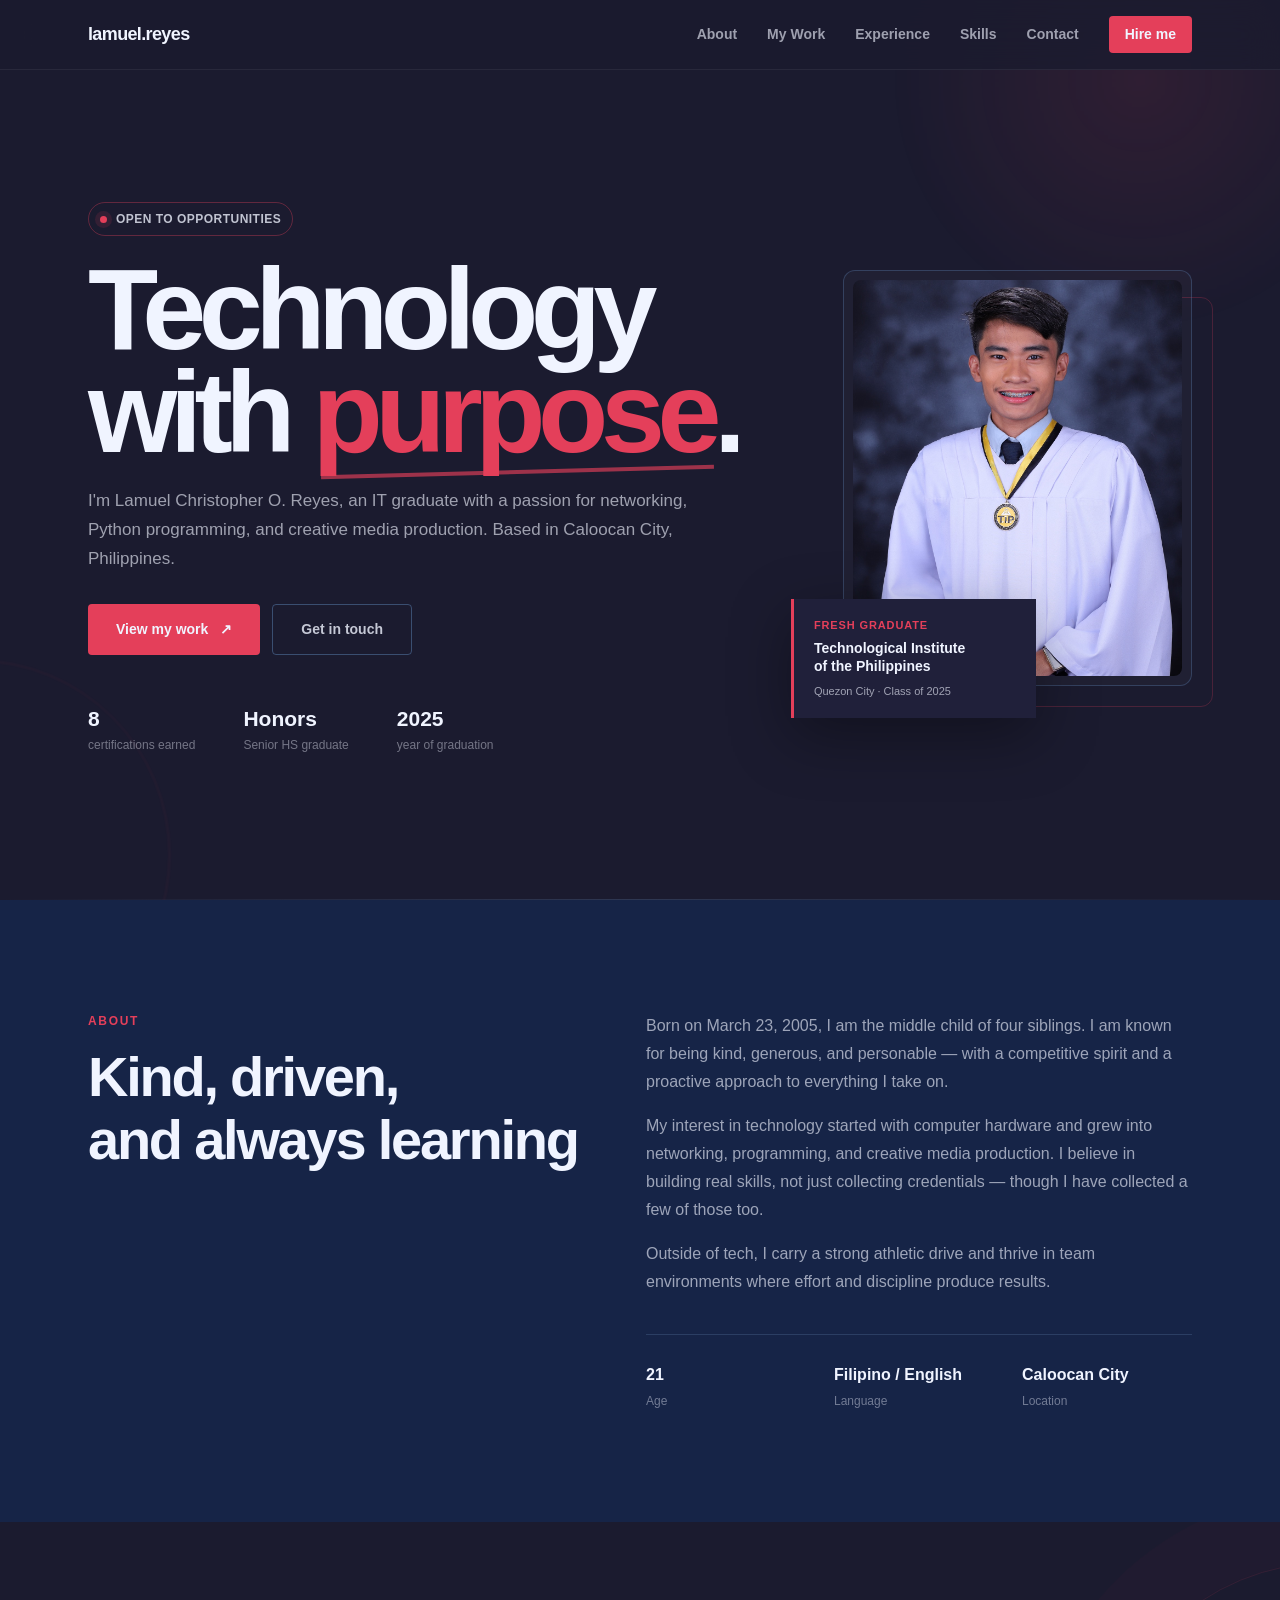
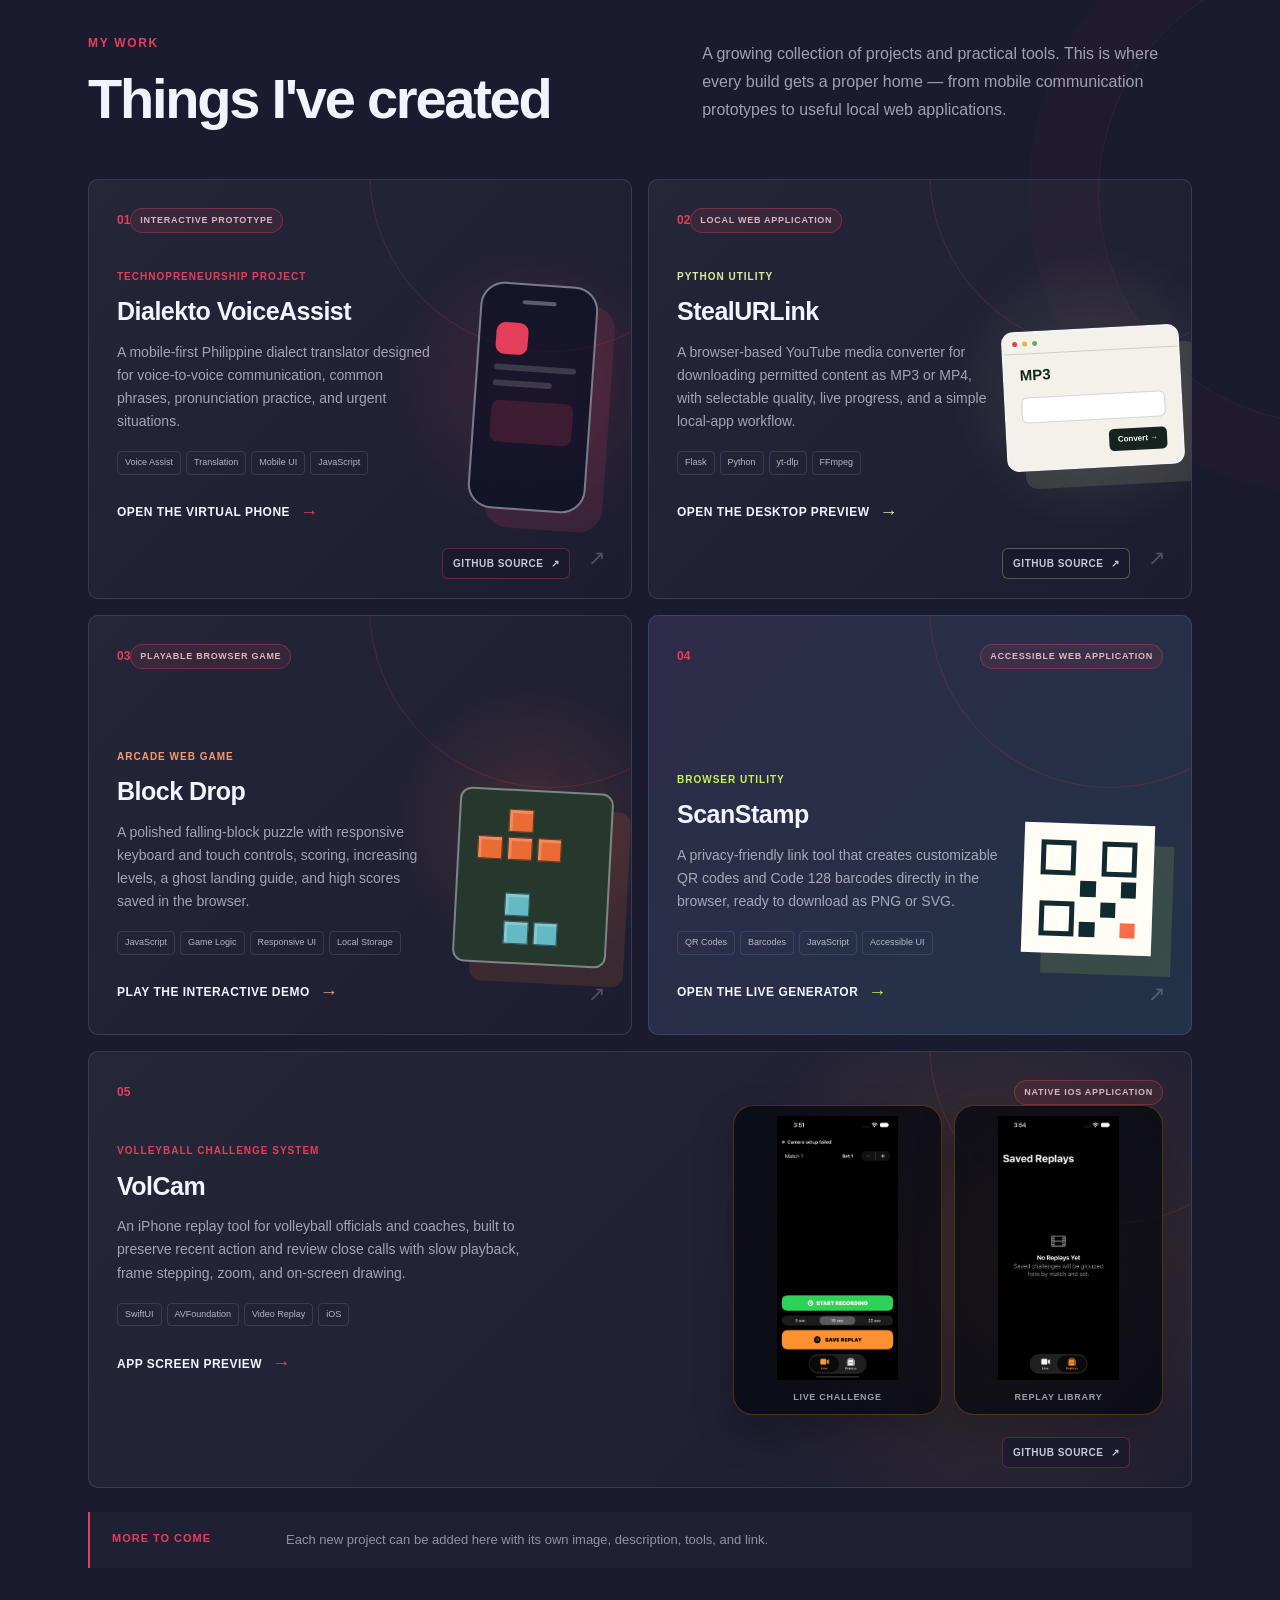
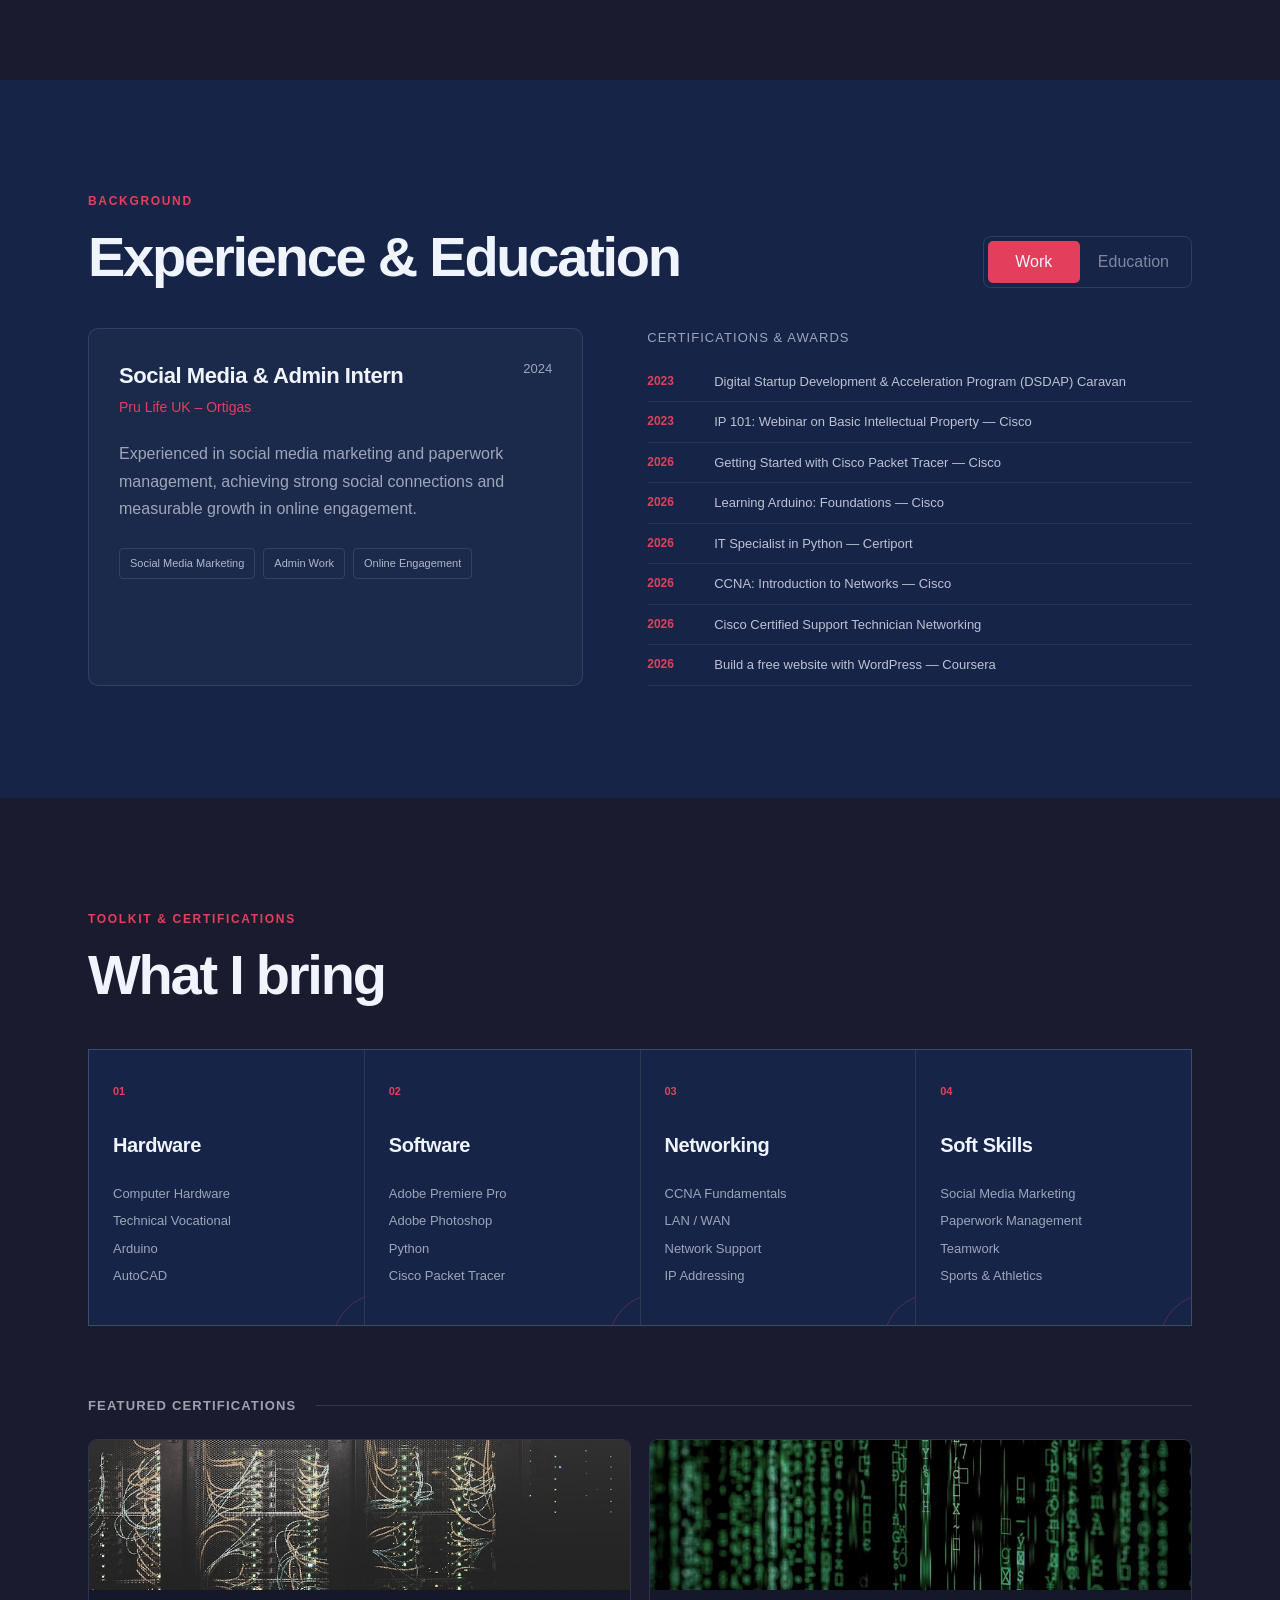
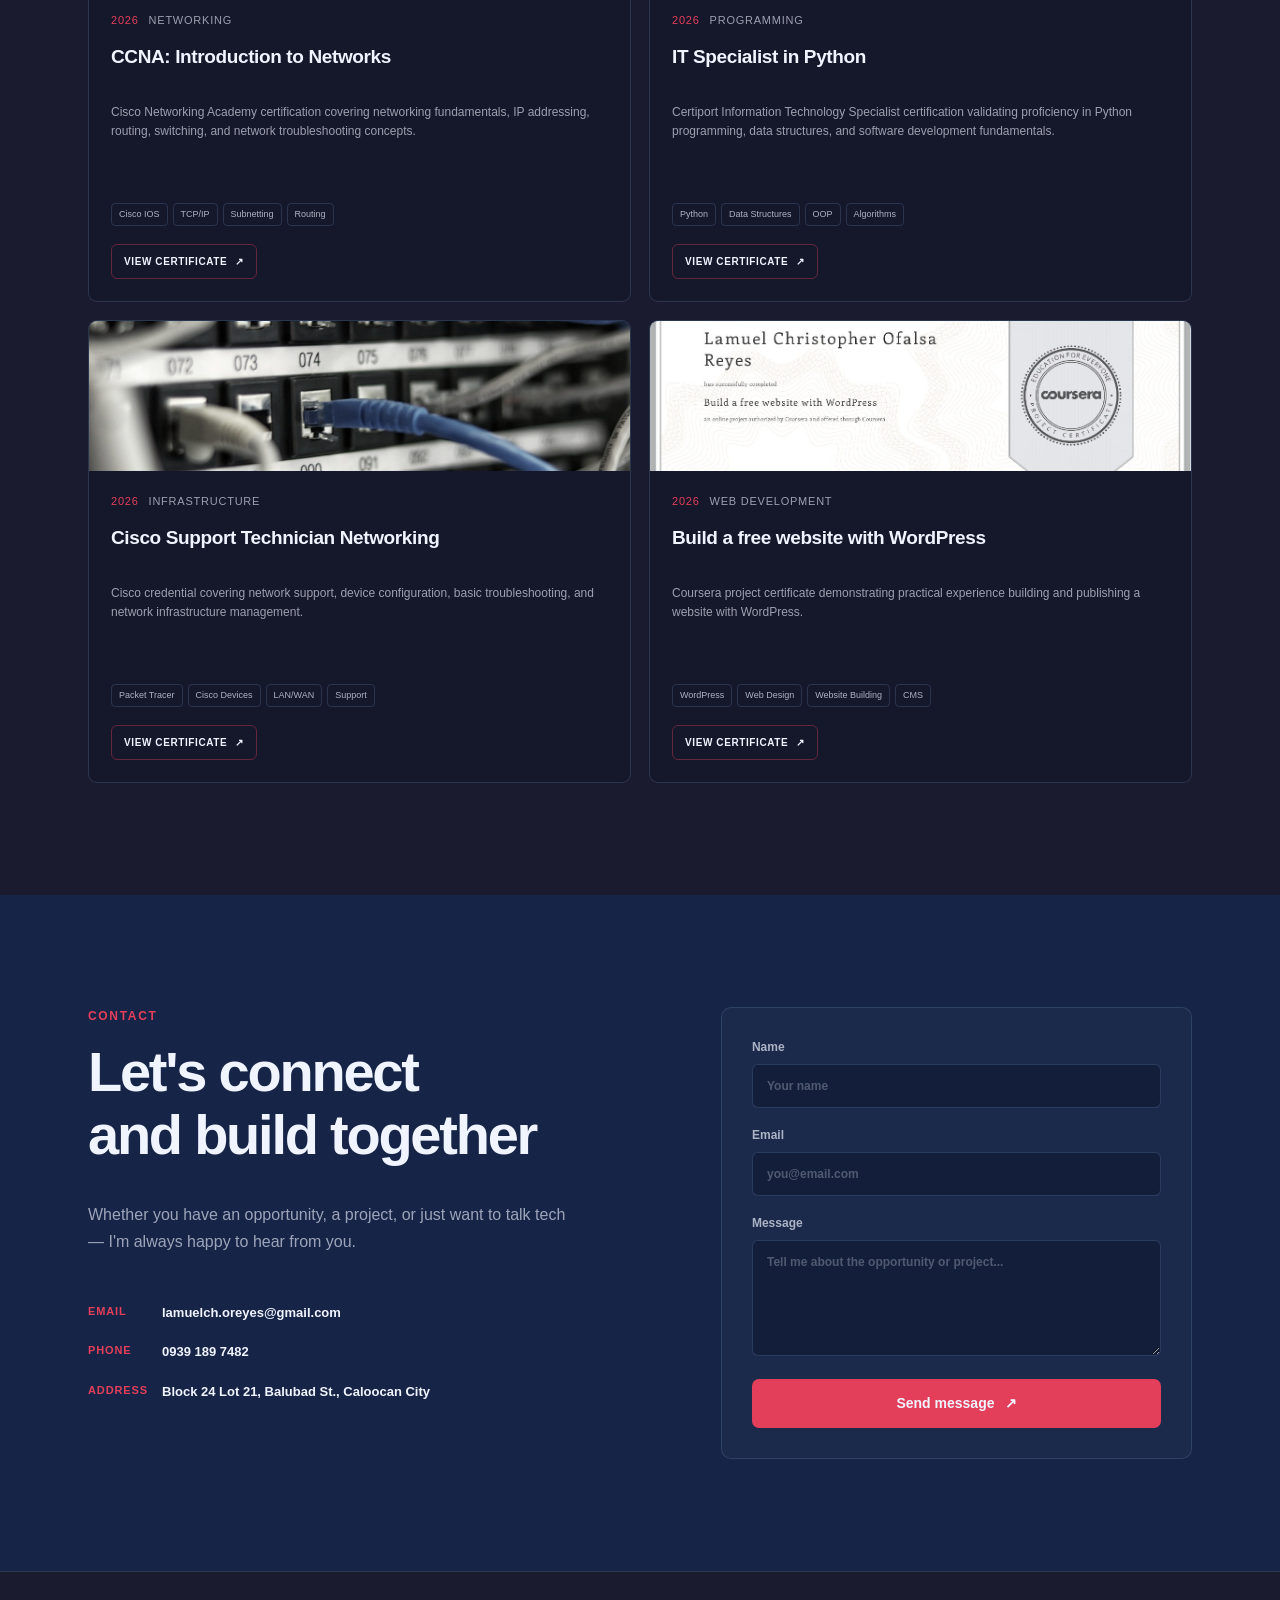
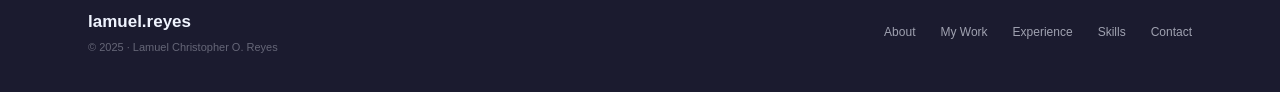
<file: index.html>
<!doctype html>
<html lang="en">

<head>
  <meta charset="utf-8">
  <meta name="viewport" content="width=device-width, initial-scale=1">
  <title>Lamuel Reyes | IT &amp; Networking Portfolio</title>
  <meta name="description"
    content="Portfolio of Lamuel Christopher O. Reyes, an IT graduate focused on networking, Python, hardware, and creative media.">
  <meta property="og:title" content="Lamuel Reyes | IT &amp; Networking Portfolio">
  <meta property="og:description" content="Technology with purpose — networking, Python, hardware, and creative media.">
  <meta property="og:image" content="images/social-preview.png">
  <link rel="icon" href="images/favicon.png">
  <link rel="stylesheet" href="style.css?v=11">
  <script src="script.js?v=8" defer></script>
</head>

<body>
  <main>
    <nav class="site-nav" aria-label="Primary navigation">
      <div class="nav-inner">
        <a class="brand" href="#hero">lamuel.reyes</a>
        <button class="menu-button" type="button" aria-expanded="false" aria-controls="navigation-links"
          aria-label="Open navigation">
          <span></span><span></span>
        </button>
        <div id="navigation-links" class="nav-links">
          <a href="#about">About</a>
          <a href="#work">My Work</a>
          <a href="#experience">Experience</a>
          <a href="#skills">Skills</a>
          <a href="#contact">Contact</a>
          <a class="nav-cta" href="#contact">Hire me</a>
        </div>
      </div>
    </nav>

    <section id="hero" class="hero">
      <div class="orb orb-one"></div>
      <div class="orb orb-two"></div>
      <div class="container hero-grid">
        <div class="hero-copy">
          <div class="availability"><i></i> Open to opportunities</div>
          <h1>Technology<br>with <em>purpose</em>.</h1>
          <p class="hero-intro">
            I'm Lamuel Christopher O. Reyes, an IT graduate with a passion for
            networking, Python programming, and creative media production. Based in
            Caloocan City, Philippines.
          </p>
          <div class="hero-actions">
            <a class="button primary" href="#work">View my work <span aria-hidden="true">↗</span></a>
            <a class="button secondary" href="#contact">Get in touch</a>
          </div>
          <div class="hero-stats">
            <div><strong>8</strong><span>certifications earned</span></div>
            <div><strong>Honors</strong><span>Senior HS graduate</span></div>
            <div><strong>2025</strong><span>year of graduation</span></div>
          </div>
        </div>
        <div class="portrait-wrap">
          <div class="portrait-frame">
            <img src="images/lamuel-reyes.jpg" alt="Graduation portrait of Lamuel Christopher O. Reyes">
          </div>
          <div class="portrait-badge">
            <span>Fresh Graduate</span>
            <strong>Technological Institute<br>of the Philippines</strong>
            <small>Quezon City · Class of 2025</small>
          </div>
        </div>
      </div>
    </section>

    <section id="about" class="section section-alt">
      <div class="container about-grid">
        <div>
          <p class="eyebrow">About</p>
          <h2>Kind, driven,<br>and always learning</h2>
        </div>
        <div class="about-copy">
          <p>
            Born on March 23, 2005, I am the middle child of four siblings. I am known
            for being kind, generous, and personable — with a competitive spirit and a
            proactive approach to everything I take on.
          </p>
          <p>
            My interest in technology started with computer hardware and grew into
            networking, programming, and creative media production. I believe in
            building real skills, not just collecting credentials — though I have
            collected a few of those too.
          </p>
          <p>
            Outside of tech, I carry a strong athletic drive and thrive in team
            environments where effort and discipline produce results.
          </p>
          <div class="about-facts">
            <div><strong id="current-age">21</strong><span>Age</span></div>
            <div><strong>Filipino / English</strong><span>Language</span></div>
            <div><strong>Caloocan City</strong><span>Location</span></div>
          </div>
        </div>
      </div>
    </section>

    <section id="work" class="section work-section">
      <div class="container">
        <div class="work-intro">
          <div>
            <p class="eyebrow">My Work</p>
            <h2>Things I've created</h2>
          </div>
          <p>
            A growing collection of projects and practical tools. This is where every
            build gets a proper home — from mobile communication prototypes to useful
            local web applications.
          </p>
        </div>

        <!-- EDIT YOUR PROJECT COLLECTIONS BELOW. Duplicate a card to add more. -->
        <div class="project-grid">
          <div class="featured-project-wrap project-with-repo">
            <button class="project-collection featured-project project-launch" type="button" data-open-phone
              aria-haspopup="dialog">
              <div class="project-card-top"><span>01</span><span class="project-status project-status-live">Interactive
                  prototype</span></div>
              <div class="project-feature-copy">
                <div>
                  <p class="project-kicker">Technopreneurship project</p>
                  <h3>Dialekto VoiceAssist</h3>
                  <p>A mobile-first Philippine dialect translator designed for voice-to-voice communication, common
                    phrases, pronunciation practice, and urgent situations.</p>
                  <div class="tags compact"><span>Voice Assist</span><span>Translation</span><span>Mobile
                      UI</span><span>JavaScript</span></div>
                  <span class="project-open-label">Open the virtual phone <span aria-hidden="true">→</span></span>
                </div>
                <span class="project-phone-mark" aria-hidden="true">
                  <i></i><b></b><b></b><b></b>
                </span>
              </div>
              <span class="project-arrow" aria-hidden="true">↗</span>
            </button>
            <a class="project-repo-link" href="https://github.com/L0mi/Technopreneurship-VoiceAssist-Prototype"
              target="_blank" rel="noopener noreferrer">GitHub source <span aria-hidden="true">↗</span></a>
          </div>
          <div class="featured-project-wrap project-with-repo">
            <button class="project-collection featured-project converter-project project-launch" type="button"
              data-open-converter aria-haspopup="dialog">
              <div class="project-card-top"><span>02</span><span class="project-status project-status-live">Local web
                  application</span></div>
              <div class="project-feature-copy">
                <div>
                  <p class="project-kicker">Python utility</p>
                  <h3>StealURLink</h3>
                  <p>A browser-based YouTube media converter for downloading permitted content as MP3 or MP4, with
                    selectable quality, live progress, and a simple local-app workflow.</p>
                  <div class="tags compact"><span>Flask</span><span>Python</span><span>yt-dlp</span><span>FFmpeg</span>
                  </div>
                  <span class="project-open-label">Open the desktop preview <span aria-hidden="true">→</span></span>
                </div>
                <span class="project-browser-mark" aria-hidden="true">
                  <i><b></b><b></b><b></b></i>
                  <strong>MP3</strong>
                  <span></span>
                  <em>Convert →</em>
                </span>
              </div>
              <span class="project-arrow" aria-hidden="true">↗</span>
            </button>
            <a class="project-repo-link converter-repo-link" href="https://github.com/L0mi/Youtube-Video-converter"
              target="_blank" rel="noopener noreferrer">GitHub source <span aria-hidden="true">↗</span></a>
          </div>
          <div class="featured-project-wrap">
            <button class="project-collection featured-project tetris-project project-launch" type="button"
              data-open-tetris aria-haspopup="dialog">
              <div class="project-card-top"><span>03</span><span class="project-status project-status-live">Playable
                  browser game</span></div>
              <div class="project-feature-copy">
                <div>
                  <p class="project-kicker">Arcade web game</p>
                  <h3>Block Drop</h3>
                  <p>A polished falling-block puzzle with responsive keyboard and touch controls, scoring, increasing
                    levels, a ghost landing guide, and high scores saved in the browser.</p>
                  <div class="tags compact"><span>JavaScript</span><span>Game Logic</span><span>Responsive
                      UI</span><span>Local Storage</span></div>
                  <span class="project-open-label">Play the interactive demo <span aria-hidden="true">→</span></span>
                </div>
                <span class="project-tetris-mark" aria-hidden="true">
                  <i></i><i></i><i></i><i></i><b></b><b></b><b></b>
                </span>
              </div>
              <span class="project-arrow" aria-hidden="true">↗</span>
            </button>
          </div>
          <div class="featured-project-wrap">
            <a class="project-collection featured-project scanstamp-project project-launch"
              href="projects/scanstamp/index.html" aria-label="Open ScanStamp QR code and barcode generator">
              <div class="project-card-top"><span>04</span><span class="project-status project-status-live">Accessible web
                  application</span></div>
              <div class="project-feature-copy">
                <div>
                  <p class="project-kicker">Browser utility</p>
                  <h3>ScanStamp</h3>
                  <p>A privacy-friendly link tool that creates customizable QR codes and Code 128 barcodes directly in
                    the browser, ready to download as PNG or SVG.</p>
                  <div class="tags compact"><span>QR Codes</span><span>Barcodes</span><span>JavaScript</span><span>Accessible
                      UI</span></div>
                  <span class="project-open-label">Open the live generator <span aria-hidden="true">→</span></span>
                </div>
                <span class="project-scanstamp-mark" aria-hidden="true">
                  <i></i><i></i><i></i><b></b><b></b><b></b><b></b><b></b>
                </span>
              </div>
              <span class="project-arrow" aria-hidden="true">↗</span>
            </a>
          </div>
          <div class="featured-project-wrap volcam-project-wrap project-with-repo">
            <article class="project-collection featured-project volcam-project">
              <div class="project-card-top"><span>05</span><span class="project-status project-status-live">Native iOS
                  application</span></div>
              <div class="project-feature-copy">
                <div>
                  <p class="project-kicker">Volleyball challenge system</p>
                  <h3>VolCam</h3>
                  <p>An iPhone replay tool for volleyball officials and coaches, built to preserve recent action and
                    review close calls with slow playback, frame stepping, zoom, and on-screen drawing.</p>
                  <div class="tags compact"><span>SwiftUI</span><span>AVFoundation</span><span>Video
                      Replay</span><span>iOS</span></div>
                  <span class="project-open-label">App screen preview <span aria-hidden="true">→</span></span>
                </div>
                <div class="volcam-gallery" aria-label="VolCam application screens">
                  <figure class="volcam-shot">
                    <img src="images/projects/volcam-live.png"
                      alt="VolCam live challenge screen with replay duration and save controls">
                    <figcaption>Live challenge</figcaption>
                  </figure>
                  <figure class="volcam-shot">
                    <img src="images/projects/volcam-replays.png"
                      alt="VolCam saved replays library screen">
                    <figcaption>Replay library</figcaption>
                  </figure>
                </div>
              </div>
            </article>
            <a class="project-repo-link" href="https://l0mi.github.io/VolCam-Website/" target="_blank"
              rel="noopener noreferrer">GitHub source <span aria-hidden="true">↗</span></a>
          </div>
        </div>
        <div class="work-note">
          <span>More to come</span>
          <p>Each new project can be added here with its own image, description, tools, and link.</p>
        </div>
      </div>
    </section>

    <section id="experience" class="section section-alt">
      <div class="container">
        <p class="eyebrow">Background</p>
        <div class="section-heading">
          <h2>Experience &amp; Education</h2>
          <div class="tabs" role="tablist" aria-label="Background type">
            <button type="button" role="tab" id="work-tab" aria-selected="true" aria-controls="work-panel">Work</button>
            <button type="button" role="tab" id="education-tab" aria-selected="false"
              aria-controls="education-panel">Education</button>
          </div>
        </div>

        <div id="work-panel" class="experience-grid tab-panel" role="tabpanel" aria-labelledby="work-tab">
          <div class="work-card">
            <div class="work-top">
              <div>
                <h3>Social Media &amp; Admin Intern</h3>
                <p>Pru Life UK – Ortigas</p>
              </div>
              <span>2024</span>
            </div>
            <p class="muted">
              Experienced in social media marketing and paperwork management,
              achieving strong social connections and measurable growth in online engagement.
            </p>
            <div class="tags"><span>Social Media Marketing</span><span>Admin Work</span><span>Online Engagement</span>
            </div>
          </div>
          <div>
            <p class="list-title">Certifications &amp; Awards</p>
            <ul class="award-list">
              <li><span>2023</span>
                <p>Digital Startup Development &amp; Acceleration Program (DSDAP) Caravan</p>
              </li>
              <li><span>2023</span>
                <p>IP 101: Webinar on Basic Intellectual Property — Cisco</p>
              </li>
              <li><span>2026</span>
                <p>Getting Started with Cisco Packet Tracer — Cisco</p>
              </li>
              <li><span>2026</span>
                <p>Learning Arduino: Foundations — Cisco</p>
              </li>
              <li><span>2026</span>
                <p>IT Specialist in Python — Certiport</p>
              </li>
              <li><span>2026</span>
                <p>CCNA: Introduction to Networks — Cisco</p>
              </li>
              <li><span>2026</span>
                <p>Cisco Certified Support Technician Networking</p>
              </li>
              <li><span>2026</span>
                <p>Build a free website with WordPress — Coursera</p>
              </li>
            </ul>
          </div>
        </div>

        <div id="education-panel" class="education-grid tab-panel" role="tabpanel" aria-labelledby="education-tab"
          hidden>
          <article class="education-card">
            <div>
              <h3>Senior High School</h3><span>2021 — 2025</span>
            </div>
            <strong>Technological Institute of the Philippines</strong><small>Quezon City</small>
            <ul>
              <li>Grade 11 Honors (2022)</li>
              <li>Graduated with Honors (2025)</li>
            </ul>
          </article>
          <article class="education-card">
            <div>
              <h3>Junior High School</h3><span>2018 — 2021</span>
            </div>
            <strong>Mater Carmeli School of Novaliches</strong><small>Quezon City</small>
            <ul>
              <li>Grade 7 Conduct Award (2019)</li>
              <li>Graduated with Honors (2021)</li>
            </ul>
          </article>
          <article class="education-card">
            <div>
              <h3>Elementary</h3><span>2010 — 2018</span>
            </div>
            <strong>Mater Carmeli School of Novaliches</strong><small>Quezon City</small>
            <ul>
              <li>Boy Scouts Good Conduct Award (2018)</li>
            </ul>
          </article>
        </div>
      </div>
    </section>

    <section id="skills" class="section">
      <div class="container">
        <p class="eyebrow">Toolkit &amp; Certifications</p>
        <h2>What I bring</h2>
        <div class="skill-grid">
          <article class="skill-card"><span class="skill-number">01</span>
            <h3>Hardware</h3>
            <ul>
              <li>Computer Hardware</li>
              <li>Technical Vocational</li>
              <li>Arduino</li>
              <li>AutoCAD</li>
            </ul>
          </article>
          <article class="skill-card"><span class="skill-number">02</span>
            <h3>Software</h3>
            <ul>
              <li>Adobe Premiere Pro</li>
              <li>Adobe Photoshop</li>
              <li>Python</li>
              <li>Cisco Packet Tracer</li>
            </ul>
          </article>
          <article class="skill-card"><span class="skill-number">03</span>
            <h3>Networking</h3>
            <ul>
              <li>CCNA Fundamentals</li>
              <li>LAN / WAN</li>
              <li>Network Support</li>
              <li>IP Addressing</li>
            </ul>
          </article>
          <article class="skill-card"><span class="skill-number">04</span>
            <h3>Soft Skills</h3>
            <ul>
              <li>Social Media Marketing</li>
              <li>Paperwork Management</li>
              <li>Teamwork</li>
              <li>Sports &amp; Athletics</li>
            </ul>
          </article>
        </div>

        <div class="featured-heading">
          <p>Featured certifications</p><span></span>
        </div>
        <div class="featured-grid">
          <article class="featured-card">
            <div class="featured-image"><img src="images/networking.jpg" alt=""></div>
            <div class="featured-content">
              <div class="card-meta"><span>2026</span><span>Networking</span></div>
              <h3>CCNA: Introduction to Networks</h3>
              <p>Cisco Networking Academy certification covering networking fundamentals, IP addressing, routing,
                switching, and network troubleshooting concepts.</p>
              <div class="tags compact"><span>Cisco
                  IOS</span><span>TCP/IP</span><span>Subnetting</span><span>Routing</span></div>
              <a class="certificate-link" href="certificates/ccna-introduction-to-networks.pdf" target="_blank"
                rel="noopener noreferrer">View certificate <span aria-hidden="true">↗</span></a>
            </div>
          </article>
          <article class="featured-card">
            <div class="featured-image"><img src="images/python.jpg" alt=""></div>
            <div class="featured-content">
              <div class="card-meta"><span>2026</span><span>Programming</span></div>
              <h3>IT Specialist in Python</h3>
              <p>Certiport Information Technology Specialist certification validating proficiency in Python programming,
                data structures, and software development fundamentals.</p>
              <div class="tags compact"><span>Python</span><span>Data
                  Structures</span><span>OOP</span><span>Algorithms</span></div>
              <a class="certificate-link" href="certificates/it-specialist-python.pdf" target="_blank"
                rel="noopener noreferrer">View certificate <span aria-hidden="true">↗</span></a>
            </div>
          </article>
          <article class="featured-card">
            <div class="featured-image"><img src="images/infrastructure.jpg" alt=""></div>
            <div class="featured-content">
              <div class="card-meta"><span>2026</span><span>Infrastructure</span></div>
              <h3>Cisco Support Technician Networking</h3>
              <p>Cisco credential covering network support, device configuration, basic troubleshooting, and network
                infrastructure management.</p>
              <div class="tags compact"><span>Packet Tracer</span><span>Cisco
                  Devices</span><span>LAN/WAN</span><span>Support</span></div>
              <a class="certificate-link" href="certificates/cisco-support-technician-networking.pdf" target="_blank"
                rel="noopener noreferrer">View certificate <span aria-hidden="true">↗</span></a>
            </div>
          </article>
          <article class="featured-card">
            <div class="featured-image"><img src="images/wordpress-coursera.jpg"
                alt="Coursera project certificate for Build a free website with WordPress"></div>
            <div class="featured-content">
              <div class="card-meta"><span>2026</span><span>Web Development</span></div>
              <h3>Build a free website with WordPress</h3>
              <p>Coursera project certificate demonstrating practical experience building and publishing a website
                with WordPress.</p>
              <div class="tags compact"><span>WordPress</span><span>Web Design</span><span>Website
                  Building</span><span>CMS</span></div>
              <a class="certificate-link" href="certificates/build-a-free-website-with-wordpress-coursera.pdf"
                target="_blank" rel="noopener noreferrer">View certificate <span aria-hidden="true">↗</span></a>
            </div>
          </article>
        </div>
      </div>
    </section>

    <section id="contact" class="section section-alt contact">
      <div class="container contact-grid">
        <div>
          <p class="eyebrow">Contact</p>
          <h2>Let's connect<br>and build together</h2>
          <p class="contact-intro">Whether you have an opportunity, a project, or just want to talk tech — I'm always
            happy to hear from you.</p>
          <div class="contact-links">
            <a
              href="mailto:lamuelch.oreyes@gmail.com"><span>Email</span><strong>lamuelch.oreyes@gmail.com</strong></a>
            <a href="tel:09391897482"><span>Phone</span><strong>0939 189 7482</strong></a>
            <div><span>Address</span><strong>Block 24 Lot 21, Balubad St., Caloocan City</strong></div>
          </div>
        </div>
        <form class="contact-form" id="contact-form">
          <label>Name<input name="name" placeholder="Your name" required></label>
          <label>Email<input name="email" type="email" placeholder="you@email.com" required></label>
          <label>Message<textarea name="message" placeholder="Tell me about the opportunity or project..." rows="5"
              required></textarea></label>
          <button type="submit">Send message <span aria-hidden="true">↗</span></button>
        </form>
      </div>
    </section>

    <dialog class="phone-dialog" id="dialekto-preview" aria-labelledby="dialekto-preview-title">
      <div class="phone-preview">
        <header class="phone-preview-header">
          <div>
            <span>Interactive project</span>
            <h2 id="dialekto-preview-title">Dialekto VoiceAssist</h2>
          </div>
          <div class="preview-actions">
            <a class="github-source-link" href="https://github.com/L0mi/Technopreneurship-VoiceAssist-Prototype"
              target="_blank" rel="noopener noreferrer">View on GitHub <span aria-hidden="true">↗</span></a>
            <button class="phone-close" type="button" data-close-phone aria-label="Close virtual phone">×</button>
          </div>
        </header>
        <div class="phone-stage">
          <div class="phone-device">
            <div class="phone-speaker" aria-hidden="true"></div>
            <iframe src="projects/dialekto/index.html?v=4" title="Interactive Dialekto VoiceAssist mobile prototype"
              loading="lazy" allow="microphone"></iframe>
            <div class="phone-home-indicator" aria-hidden="true"></div>
          </div>
        </div>
        <p class="phone-preview-hint">This is a working prototype. Tap through the onboarding, translate a phrase, or
          explore the app navigation.</p>
      </div>
    </dialog>

    <dialog class="app-dialog" id="stealurlink-preview" aria-labelledby="stealurlink-preview-title">
      <div class="app-preview">
        <header class="phone-preview-header app-preview-header">
          <div>
            <span>Local Python project</span>
            <h2 id="stealurlink-preview-title">StealURLink</h2>
          </div>
          <div class="preview-actions">
            <a class="github-source-link" href="https://github.com/L0mi/Youtube-Video-converter" target="_blank"
              rel="noopener noreferrer">View on GitHub <span aria-hidden="true">↗</span></a>
            <button class="phone-close" type="button" data-close-converter
              aria-label="Close StealURLink preview">×</button>
          </div>
        </header>

        <div class="browser-window">
          <div class="browser-toolbar" aria-hidden="true">
            <div class="browser-dots"><i></i><i></i><i></i></div>
            <div class="browser-address">127.0.0.1:5000</div>
          </div>
          <div class="steal-demo">
            <nav class="steal-nav">
              <div class="steal-brand"><span></span>StealURLink</div>
              <small>Portfolio interface preview</small>
            </nav>
            <div class="steal-content">
              <p class="steal-eyebrow">Local media converter</p>
              <h3>From YouTube to<br><em>your format.</em></h3>
              <p class="steal-subhead">Paste a link, pick MP3 or MP4, and prepare a clean file on your computer.</p>

              <form class="steal-converter" id="steal-demo-form">
                <div class="steal-url-row">
                  <label class="steal-url-box">
                    <span aria-hidden="true">↗</span>
                    <input type="url" value="https://youtube.com/watch?v=demo" aria-label="Demo YouTube URL">
                  </label>
                  <button class="steal-convert" type="submit">Try demo <span aria-hidden="true">→</span></button>
                </div>
                <div class="steal-options">
                  <div class="steal-format-buttons" role="group" aria-label="Preview output format">
                    <button class="active" type="button" data-demo-format="mp3">MP3 · Audio</button>
                    <button type="button" data-demo-format="mp4">MP4 · Video</button>
                  </div>
                  <select id="steal-demo-quality" aria-label="Preview output quality"></select>
                </div>
                <div class="steal-demo-status" aria-live="polite">
                  <div><strong>Interface preview ready</strong><span>The real converter runs locally through its Python
                      launcher.</span></div>
                  <div class="steal-progress"><i></i></div>
                </div>
              </form>

              <div class="steal-features">
                <span><b>MP3</b>Up to 320 kbps</span>
                <span><b>MP4</b>Up to 1080p</span>
                <span><b>Local</b>Double-click launcher</span>
              </div>
            </div>
          </div>
        </div>
        <p class="phone-preview-hint">This portfolio preview demonstrates the interface. Actual conversion runs from the
          StealURLink Python app on your computer.</p>
      </div>
    </dialog>

    <dialog class="game-dialog" id="block-drop-preview" aria-labelledby="block-drop-preview-title">
      <div class="game-preview">
        <header class="phone-preview-header app-preview-header">
          <div>
            <span>Interactive browser game</span>
            <h2 id="block-drop-preview-title">Block Drop</h2>
          </div>
          <div class="preview-actions">
            <button class="phone-close" type="button" data-close-tetris aria-label="Close Block Drop game">×</button>
          </div>
        </header>
        <div class="game-browser-window">
          <iframe src="projects/block-drop/index.html?v=1" title="Playable Block Drop falling-block game"
            loading="lazy"></iframe>
        </div>
        <p class="phone-preview-hint">A complete playable demo. Use the arrow keys and space bar, or the on-screen
          controls on touch devices.</p>
      </div>
    </dialog>

    <footer>
      <div class="container footer-inner">
        <div><strong>lamuel.reyes</strong><span>© 2025 · Lamuel Christopher O. Reyes</span></div>
        <div class="footer-links">
          <a href="#about">About</a><a href="#work">My Work</a><a href="#experience">Experience</a><a
            href="#skills">Skills</a><a href="#contact">Contact</a>
        </div>
      </div>
    </footer>
  </main>
</body>

</html>
</file>
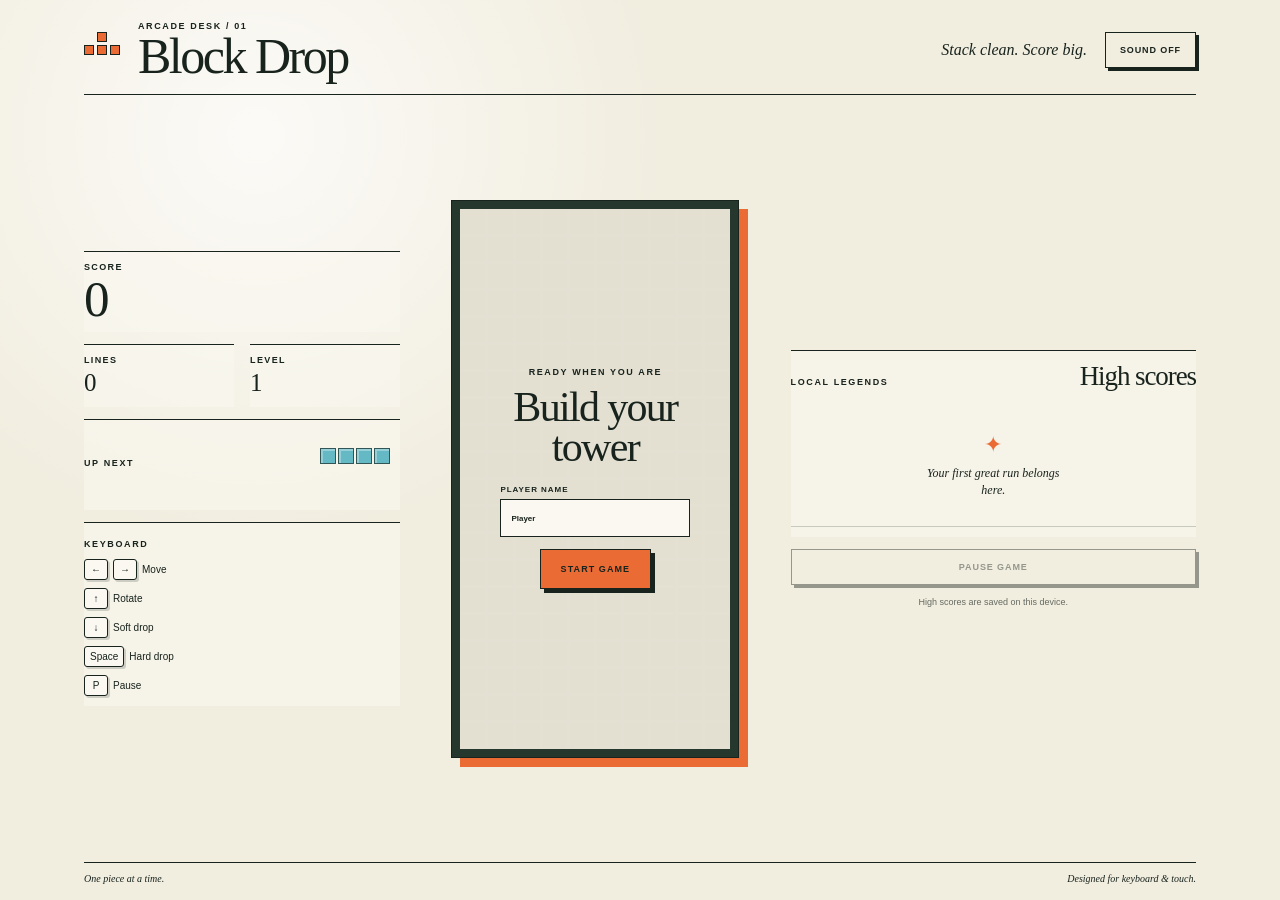
<file: projects/block-drop/index.html>
<!doctype html>
<html lang="en">
<head>
  <meta charset="utf-8">
  <meta name="viewport" content="width=device-width, initial-scale=1">
  <title>Block Drop — Playable Demo</title>
  <meta name="description" content="A responsive falling-block puzzle game by Lamuel Reyes.">
  <link rel="stylesheet" href="style.css">
  <script src="game.js" defer></script>
</head>
<body>
  <main class="game-page">
    <header class="topbar">
      <div class="brand-mark" aria-hidden="true"><i></i><i></i><i></i><i></i></div>
      <div>
        <p class="eyebrow">Arcade desk / 01</p>
        <h1>Block Drop</h1>
      </div>
      <p class="tagline">Stack clean. Score big.</p>
      <button class="sound-button" type="button" id="sound-toggle" aria-pressed="false">Sound off</button>
    </header>

    <section class="game-shell">
      <aside class="left-panel" aria-label="Game statistics">
        <div class="stat-card score-card"><span>Score</span><strong id="score">0</strong></div>
        <div class="stat-row">
          <div class="stat-card"><span>Lines</span><strong id="lines">0</strong></div>
          <div class="stat-card"><span>Level</span><strong id="level">1</strong></div>
        </div>
        <div class="next-card">
          <span class="panel-label">Up next</span>
          <div class="mini-grid" id="next-piece" aria-label="Next piece"></div>
        </div>
        <div class="key-guide" aria-label="Keyboard controls">
          <span class="panel-label">Keyboard</span>
          <p><kbd>←</kbd><kbd>→</kbd> Move</p>
          <p><kbd>↑</kbd> Rotate</p>
          <p><kbd>↓</kbd> Soft drop</p>
          <p><kbd>Space</kbd> Hard drop</p>
          <p><kbd>P</kbd> Pause</p>
        </div>
      </aside>

      <div class="board-wrap">
        <div class="board-frame">
          <div class="board" id="board" role="img" aria-label="Block Drop game board"></div>
          <div class="game-overlay" id="game-overlay">
            <p class="overlay-kicker" id="overlay-kicker">Ready when you are</p>
            <h2 id="overlay-title">Build your tower</h2>
            <p id="overlay-detail" hidden></p>
            <label class="name-field" id="name-field">Player name
              <input id="player-name" value="Player" maxlength="12" autocomplete="off">
            </label>
            <button class="primary-button" id="start-button" type="button">Start game</button>
          </div>
        </div>
        <div class="mobile-controls" aria-label="Touch controls">
          <button type="button" data-action="left" aria-label="Move left">←</button>
          <button type="button" data-action="down" aria-label="Soft drop">↓</button>
          <button type="button" data-action="right" aria-label="Move right">→</button>
          <button class="rotate-button" type="button" data-action="rotate" aria-label="Rotate">↻</button>
          <button class="drop-button" type="button" data-action="drop" aria-label="Hard drop">Drop</button>
        </div>
      </div>

      <aside class="right-panel">
        <div class="leaderboard">
          <div class="leaderboard-heading"><span class="panel-label">Local legends</span><h2>High scores</h2></div>
          <ol id="high-scores"></ol>
          <div class="empty-scores" id="empty-scores"><span>✦</span><p>Your first great run belongs here.</p></div>
        </div>
        <button class="pause-button" id="pause-button" type="button" disabled>Pause game</button>
        <p class="save-note">High scores are saved on this device.</p>
      </aside>
    </section>

    <footer><span>One piece at a time.</span><span>Designed for keyboard &amp; touch.</span></footer>
  </main>
</body>
</html>
</file>
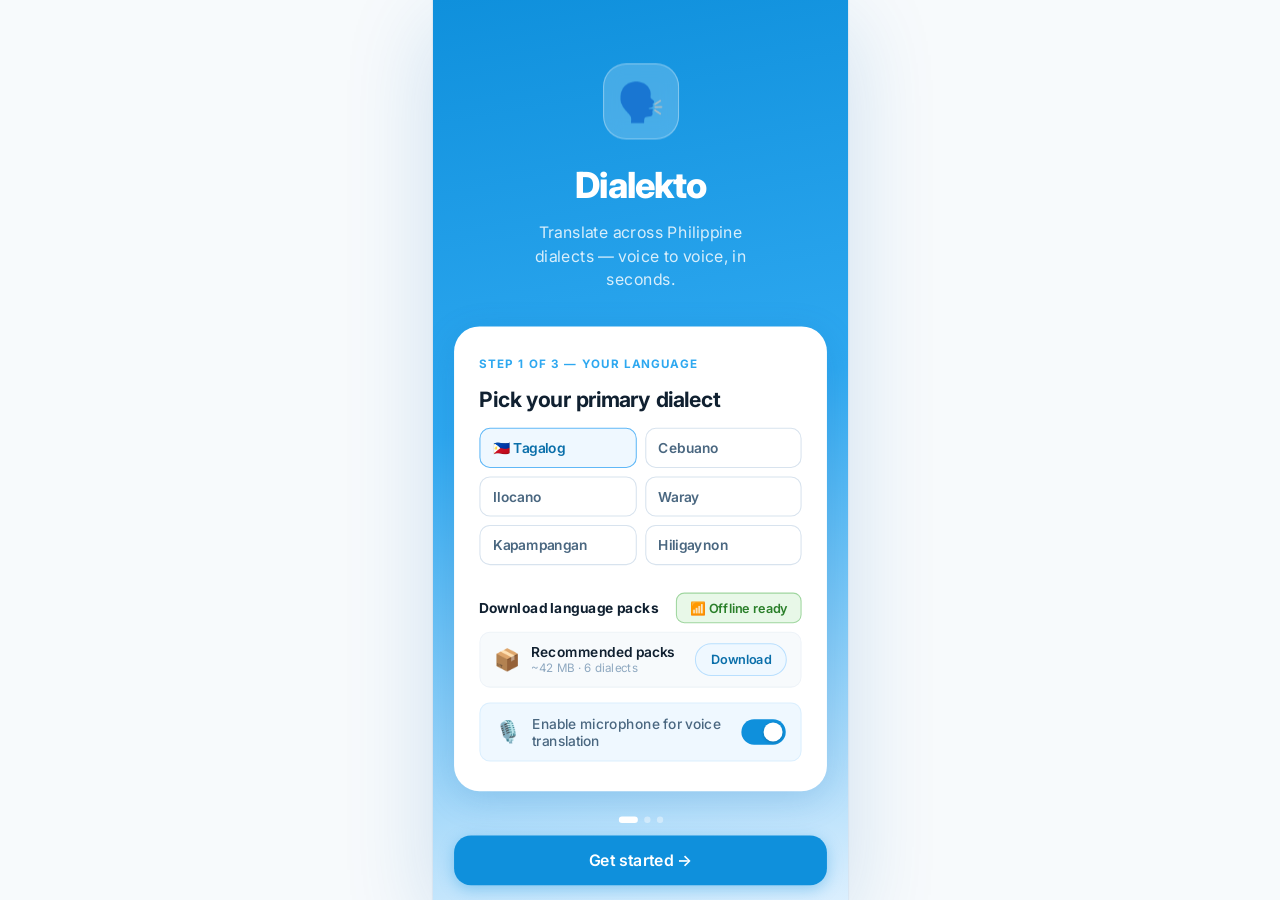
<file: projects/dialekto/index.html>
<!DOCTYPE html>
<html lang="en">

<head>
  <meta charset="UTF-8" />
  <meta name="viewport" content="width=device-width, initial-scale=1.0" />
  <title>Dialekto – Philippine Dialect Translator</title>
  <link href="https://fonts.googleapis.com/css2?family=Inter:wght@300;400;500;600;700&display=swap" rel="stylesheet" />
    <link rel="stylesheet" href="assets/style.css?v=4" />
</head>

<body>

  <div class="shell">

    <!-- ════════════════════════════════════════════════════════
       SCREEN 1 — ONBOARDING
  ════════════════════════════════════════════════════════ -->
    <div class="screen active" id="screen-onboarding">
      <div class="ob-hero">
        <div class="ob-logo">🗣️</div>
        <div class="ob-brand">Dialekto</div>
        <div class="ob-tagline">Translate across Philippine dialects — voice to voice, in seconds.</div>
      </div>

      <div class="ob-card">
        <div class="ob-step-label">Step 1 of 3 — Your language</div>
        <div class="ob-step-title">Pick your primary dialect</div>
        <div class="dialect-grid" id="dialect-grid">
          <div class="dialect-chip selected" data-lang="Tagalog">🇵🇭 Tagalog</div>
          <div class="dialect-chip" data-lang="Cebuano">Cebuano</div>
          <div class="dialect-chip" data-lang="Ilocano">Ilocano</div>
          <div class="dialect-chip" data-lang="Waray">Waray</div>
          <div class="dialect-chip" data-lang="Kapampangan">Kapampangan</div>
          <div class="dialect-chip" data-lang="Hiligaynon">Hiligaynon</div>
        </div>
        <div>
          <div class="section-hd mt12" style="margin-bottom:8px">
            <span class="fw7 fs13">Download language packs</span>
            <span class="offline-badge">📶 Offline ready</span>
          </div>
          <div
            style="background:var(--grey-50);border-radius:10px;padding:10px 13px;display:flex;align-items:center;gap:10px;border:1px solid var(--grey-100);">
            <span style="font-size:20px">📦</span>
            <div style="flex:1">
              <div style="font-size:13px;font-weight:600;color:var(--grey-900)">Recommended packs</div>
              <div style="font-size:11px;color:var(--grey-400)">~42 MB · 6 dialects</div>
            </div>
            <button class="btn btn-secondary" style="padding:7px 14px;font-size:12px;"
              onclick="showToast('Packs downloaded! ✓')">Download</button>
          </div>
        </div>
        <div
          style="background:var(--blue-50);border-radius:10px;padding:11px 14px;display:flex;align-items:center;gap:10px;border:1px solid var(--blue-100);">
          <span style="font-size:20px">🎙️</span>
          <div style="flex:1;font-size:13px;font-weight:500;color:var(--grey-600)">Enable microphone for voice
            translation</div>
          <button class="toggle on" onclick="this.classList.toggle('on')"></button>
        </div>
      </div>

      <div class="ob-footer">
        <div class="ob-dots">
          <div class="dot active"></div>
          <div class="dot"></div>
          <div class="dot"></div>
        </div>
        <button class="btn btn-primary btn-full" onclick="goToScreen('screen-home')">Get started →</button>
        <button class="btn btn-ghost btn-full" onclick="goToScreen('screen-home')">Skip for now</button>
      </div>
    </div>

    <!-- ════════════════════════════════════════════════════════
       SCREEN 2 — HOME DASHBOARD
  ════════════════════════════════════════════════════════ -->
    <div class="screen" id="screen-home">
      <div class="status-bar">
        <span>9:41</span>
        <span class="sb-icons">
          <svg width="16" height="12" viewBox="0 0 24 18" fill="none">
            <path d="M12 3C8 3 4.5 4.8 2 7.6L4 9.6C6 7.3 8.8 6 12 6s6 1.3 8 3.6l2-2C19.5 4.8 16 3 12 3z" fill="white"
              opacity=".5" />
            <path d="M12 8c-2.5 0-4.7 1-6.3 2.7l2 2C8.9 11.6 10.4 11 12 11s3.1.6 4.3 1.7l2-2C16.7 9 14.5 8 12 8z"
              fill="white" opacity=".75" />
            <path d="M12 13c-1.2 0-2.3.5-3.1 1.3l3.1 3.1 3.1-3.1C14.3 13.5 13.2 13 12 13z" fill="white" />
          </svg>
          <svg width="22" height="12" viewBox="0 0 33 16" fill="none">
            <rect x="0.5" y="0.5" width="28" height="15" rx="3.5" stroke="white" stroke-opacity=".5" />
            <rect x="2" y="2" width="22" height="12" rx="2" fill="white" />
            <path d="M30 5v6a3 3 0 000-6z" fill="white" opacity=".4" />
          </svg>
        </span>
      </div>

      <div class="home-header">
        <div class="home-header-row">
          <div class="home-logo-row">
            <!-- Logo icon: speech bubble with waveform -->
            <div class="home-logo-icon">
              <svg width="22" height="22" viewBox="0 0 24 24" fill="none" xmlns="http://www.w3.org/2000/svg">
                <path
                  d="M20 2H4C2.9 2 2 2.9 2 4V16C2 17.1 2.9 18 4 18H8L12 22L16 18H20C21.1 18 22 17.1 22 16V4C22 2.9 21.1 2 20 2Z"
                  fill="white" />
                <rect x="7" y="8" width="1.5" height="5" rx="0.75" fill="#0a80c8" />
                <rect x="10" y="6" width="1.5" height="9" rx="0.75" fill="#0a80c8" />
                <rect x="13" y="9" width="1.5" height="4" rx="0.75" fill="#0a80c8" />
                <rect x="16" y="7" width="1.5" height="7" rx="0.75" fill="#0a80c8" />
              </svg>
            </div>
            <span class="home-logo-text">Dialekto</span>
          </div>
          <div class="home-header-right">
            <!-- User profile button -->
            <button class="home-icon-btn"
              onclick="setNav(document.querySelector('#screen-home .nav-item:last-child'),'screen-account')">
              <svg width="18" height="18" viewBox="0 0 24 24" fill="none" xmlns="http://www.w3.org/2000/svg">
                <circle cx="12" cy="8" r="4.5" fill="white" />
                <path d="M3 20C3 16.5 7 13.5 12 13.5C17 13.5 21 16.5 21 20" stroke="white" stroke-width="2.2"
                  stroke-linecap="round" />
              </svg>
            </button>
            <!-- Bell notification button -->
            <button class="home-icon-btn" onclick="showToast('No new notifications')">
              <svg width="18" height="18" viewBox="0 0 24 24" fill="none" xmlns="http://www.w3.org/2000/svg">
                <path d="M12 3C8.5 3 6 5.8 6 9.5L5 17H19L18 9.5C18 5.8 15.5 3 12 3Z" fill="white" />
                <path d="M5 17H19" stroke="white" stroke-width="1.5" stroke-linecap="round" />
                <path d="M9.5 17C9.5 18.9 10.6 20 12 20C13.4 20 14.5 18.9 14.5 17" fill="white" />
              </svg>
              <div class="notif-dot"></div>
            </button>
          </div>
        </div>
        <div class="search-wrap">
          <span class="search-icon">
            <svg width="16" height="16" viewBox="0 0 24 24" fill="none" xmlns="http://www.w3.org/2000/svg">
              <circle cx="11" cy="11" r="7" stroke="rgba(255,255,255,0.7)" stroke-width="2.2" />
              <path d="M16.5 16.5L21 21" stroke="rgba(255,255,255,0.7)" stroke-width="2.5" stroke-linecap="round" />
            </svg>
          </span>
          <input type="text" placeholder="Search phrases, dialects, or tips…" />
        </div>
      </div>

      <div class="scroll-body">
        <!-- Urgent Kit -->
        <div class="urgent-kit" onclick="goToScreen('screen-urgent')">
          <div class="urgent-icon">
            <svg width="22" height="22" viewBox="0 0 24 24" fill="none" xmlns="http://www.w3.org/2000/svg">
              <path d="M12 2L2 20H22L12 2Z" fill="white" opacity="0.9" />
              <rect x="11" y="9" width="2" height="6" rx="1" fill="#FF4D4F" />
              <rect x="11" y="16.5" width="2" height="2" rx="1" fill="#FF4D4F" />
            </svg>
          </div>
          <div class="urgent-text">
            <div class="title">Urgent Communication Kit</div>
            <div class="sub">Quick-access emergency &amp; help phrases</div>
          </div>
          <svg width="16" height="16" viewBox="0 0 24 24" fill="none" style="margin-left:auto;flex-shrink:0">
            <path d="M9 6L15 12L9 18" stroke="#FF4D4F" stroke-width="2.5" stroke-linecap="round"
              stroke-linejoin="round" />
          </svg>
        </div>

        <!-- Translate Box -->
        <div class="translate-box" style="margin-top:16px">
          <div class="dialect-row">
            <select class="dialect-select" id="src-lang" onchange="syncDialectOptions()">
              <option value="English">English</option>
              <option value="Tagalog" selected>Tagalog</option>
              <option value="Cebuano">Cebuano</option>
              <option value="Ilocano">Ilocano</option>
              <option value="Waray">Waray</option>
              <option value="Kapampangan">Kapampangan</option>
              <option value="Hiligaynon">Hiligaynon</option>
            </select>
            <button class="swap-btn" id="swap-btn" onclick="swapLanguages()">⇄</button>
            <select class="dialect-select" id="tgt-lang" onchange="syncDialectOptions()">
              <option value="English">English</option>
              <option value="Tagalog">Tagalog</option>
              <option value="Cebuano" selected>Cebuano</option>
              <option value="Ilocano">Ilocano</option>
              <option value="Waray">Waray</option>
              <option value="Kapampangan">Kapampangan</option>
              <option value="Hiligaynon">Hiligaynon</option>
            </select>
          </div>
          <div class="translate-input-area">
            <textarea id="translate-input" rows="3" placeholder="Type something to translate…"></textarea>
          </div>
          <div class="translate-actions">
            <button class="action-icon-btn" title="Code-switching mode"
              onclick="showToast('Code-switching mode on 🔀')">🔀</button>
            <button class="action-icon-btn" title="Cultural tips"
              onclick="showToast('Showing cultural context 📖')">📖</button>
            <button class="action-icon-btn" title="Context suggestions" onclick="showContextMenu()">💡</button>
            <button class="btn btn-primary" onclick="doTranslate()">Translate</button>
          </div>
        </div>

        <!-- Output Box -->
        <div class="output-box" id="output-box">
          <div class="output-lang-label" id="output-lang-label">Cebuano translation</div>
          <div class="output-text" id="output-text"></div>
          <div class="output-actions">
            <button class="output-btn output-btn-play" onclick="playTranslationAudio()">▶ Play</button>
            <button class="output-btn output-btn-save" onclick="showToast('Saved to phrases ✓')">🔖 Save</button>
            <button class="output-btn output-btn-share" onclick="showToast('Copied to clipboard ✓')">↗ Share</button>
          </div>
          <audio id="translation-audio" preload="auto"></audio>
        </div>

        <!-- Mic -->
        <div class="mic-section">
          <div class="mic-label">or use your voice</div>
          <button class="mic-btn" id="mic-btn" onclick="toggleMic()">🎙️</button>
          <div class="mic-label" id="mic-status">Tap to speak</div>
        </div>

        <!-- Quick Phrases -->
        <div class="home-section mt16">
          <div class="section-hd">
            <span class="section-title">Common Phrases</span>
            <a class="section-link" onclick="goToScreen('screen-phrases')">See all →</a>
          </div>
          <div class="phrase-scroll">
            <div class="phrase-chip" onclick="fillPhrase('Salamat')">👋 Salamat</div>
            <div class="phrase-chip" onclick="fillPhrase('Kumusta ka?')">😊 Kumusta?</div>
            <div class="phrase-chip" onclick="fillPhrase('Saan ang banyo?')">🚻 Banyo?</div>
            <div class="phrase-chip" onclick="fillPhrase('Magkano ito?')">💰 Magkano?</div>
            <div class="phrase-chip" onclick="fillPhrase('Huwag kang umalis.')">✋ Huwag</div>
            <div class="phrase-chip" onclick="fillPhrase('Tulungan mo ako.')">🙏 Tulong</div>
          </div>
        </div>

        <!-- Context Suggestions -->
        <div class="home-section mt16">
          <div class="section-hd">
            <span class="section-title">Context Suggestions</span>
            <span class="pill pill-blue">💡 Smart</span>
          </div>
          <div style="display:flex;flex-direction:column;gap:8px;">
            <div class="tip-card" onclick="fillPhrase('Pwede ba akong pumunta ng banyo?')">
              <div class="tip-icon">✈️</div>
              <div>
                <div class="tip-title">Travel</div>
                <div class="tip-body">Useful phrases for airports, buses, and asking for directions.</div>
              </div>
            </div>
            <div class="tip-card" onclick="fillPhrase('Ilan ang presyo nito?')">
              <div class="tip-icon">🛒</div>
              <div>
                <div class="tip-title">Markets & Shopping</div>
                <div class="tip-body">Bargaining, prices, and product inquiries at local markets.</div>
              </div>
            </div>
          </div>
        </div>

        <!-- Cultural Tips -->
        <div class="home-section mt16" style="padding-bottom:0">
          <div class="section-hd">
            <span class="section-title">Cultural Tips</span>
            <span class="pill pill-teal">🌴 Regional</span>
          </div>
          <div class="tip-card" style="margin-bottom:16px">
            <div class="tip-icon">🤝</div>
            <div>
              <div class="tip-title">Mano Po — Cebuano custom</div>
              <div class="tip-body">"Mano po" is a gesture of respect to elders. In Cebu, it's called "pag-ampo" and
                carries the same significance.</div>
            </div>
          </div>
        </div>

        <!-- Pronunciation Practice -->
        <div class="home-section" style="padding-bottom:0">
          <div class="section-hd">
            <span class="section-title">Pronunciation Practice</span>
            <a class="section-link" onclick="goToScreen('screen-practice')">Open →</a>
          </div>
          <div
            style="background:var(--blue-50);border:1px solid var(--blue-100);border-radius:var(--radius-md);padding:14px 16px;display:flex;align-items:center;gap:14px;cursor:pointer;margin-bottom:16px;"
            onclick="goToScreen('screen-practice')">
            <span style="font-size:28px">🔊</span>
            <div style="flex:1">
              <div style="font-size:14px;font-weight:700;color:var(--blue-700)">Practice today's word</div>
              <div style="font-size:13px;color:var(--grey-400);margin-top:2px">"Maayong buntag" — Good morning in
                Cebuano</div>
            </div>
            <span style="color:var(--blue-400);font-size:18px">›</span>
          </div>
        </div>
      </div>

      <!-- Bottom Nav -->
      <div class="bottom-nav">
        <button class="nav-item active" onclick="setNav(this,'screen-home')">
          <span class="nav-icon">🏠</span>
          <span class="nav-label">Home</span>
        </button>
        <button class="nav-item" onclick="setNav(this,'screen-phrases')">
          <span class="nav-icon">📚</span>
          <span class="nav-label">Phrases</span>
        </button>
        <button class="nav-item" onclick="setNav(this,'screen-settings')">
          <span class="nav-icon">⚙️</span>
          <span class="nav-label">Settings</span>
        </button>
        <button class="nav-item" onclick="setNav(this,'screen-account')">
          <span class="nav-icon">👤</span>
          <span class="nav-label">Account</span>
        </button>
      </div>
    </div>

    <!-- ════════════════════════════════════════════════════════
       SCREEN 3 — PHRASES LIBRARY
  ════════════════════════════════════════════════════════ -->
    <div class="screen" id="screen-phrases">
      <div class="status-bar"><span>9:41</span><span class="sb-icons">
          <svg width="16" height="12" viewBox="0 0 24 18" fill="none">
            <path d="M12 3C8 3 4.5 4.8 2 7.6L4 9.6C6 7.3 8.8 6 12 6s6 1.3 8 3.6l2-2C19.5 4.8 16 3 12 3z" fill="white"
              opacity=".5" />
            <path d="M12 8c-2.5 0-4.7 1-6.3 2.7l2 2C8.9 11.6 10.4 11 12 11s3.1.6 4.3 1.7l2-2C16.7 9 14.5 8 12 8z"
              fill="white" opacity=".75" />
            <path d="M12 13c-1.2 0-2.3.5-3.1 1.3l3.1 3.1 3.1-3.1C14.3 13.5 13.2 13 12 13z" fill="white" />
          </svg>
          <svg width="22" height="12" viewBox="0 0 33 16" fill="none">
            <rect x="0.5" y="0.5" width="28" height="15" rx="3.5" stroke="white" stroke-opacity=".5" />
            <rect x="2" y="2" width="22" height="12" rx="2" fill="white" />
            <path d="M30 5v6a3 3 0 000-6z" fill="white" opacity=".4" />
          </svg>
        </span></div>
      <div class="top-bar">
        <span class="bar-title">📚 Phrase Library</span>
        <button class="bar-action" onclick="showToast('New group created ✓')">+ Group</button>
      </div>

      <div class="lib-search-wrap">
        <div class="lib-search">
          <span>🔍</span>
          <input type="text" placeholder="Search phrases…" oninput="filterPhrases(this.value)" />
        </div>
      </div>

      <div class="lib-categories">
        <div class="cat-chip active" onclick="setCat(this,'all')">All</div>
        <div class="cat-chip" onclick="setCat(this,'greetings')">Greetings</div>
        <div class="cat-chip" onclick="setCat(this,'travel')">Travel</div>
        <div class="cat-chip" onclick="setCat(this,'market')">Market</div>
        <div class="cat-chip" onclick="setCat(this,'emergency')">Emergency</div>
        <div class="cat-chip" onclick="setCat(this,'saved')">⭐ Saved</div>
      </div>

      <div class="scroll-body" style="padding-bottom:90px">
        <div class="phrase-group" id="phrase-list">

          <div class="group-header">
            <span class="group-name">👋 Greetings</span>
            <span class="pill pill-blue">6</span>
          </div>
          <div class="phrase-row">
            <div class="phrase-txt-col">
              <div class="phrase-original">Maayong buntag</div>
              <div class="phrase-translation">Good morning (Cebuano)</div>
            </div>
            <button class="phrase-play-btn" onclick="showToast('▶ Playing…')">▶</button>
            <button class="phrase-bookmark" onclick="toggleBookmark(this)">🔖</button>
          </div>
          <div class="phrase-row">
            <div class="phrase-txt-col">
              <div class="phrase-original">Kumusta ka?</div>
              <div class="phrase-translation">How are you? (Filipino)</div>
            </div>
            <button class="phrase-play-btn" onclick="showToast('▶ Playing…')">▶</button>
            <button class="phrase-bookmark saved" onclick="toggleBookmark(this)">🔖</button>
          </div>
          <div class="phrase-row">
            <div class="phrase-txt-col">
              <div class="phrase-original">Naimbag a bigat</div>
              <div class="phrase-translation">Good morning (Ilocano)</div>
            </div>
            <button class="phrase-play-btn" onclick="showToast('▶ Playing…')">▶</button>
            <button class="phrase-bookmark" onclick="toggleBookmark(this)">🔖</button>
          </div>
          <div class="phrase-row">
            <div class="phrase-txt-col">
              <div class="phrase-original">Maupay nga aga</div>
              <div class="phrase-translation">Good morning (Waray)</div>
            </div>
            <button class="phrase-play-btn" onclick="showToast('▶ Playing…')">▶</button>
            <button class="phrase-bookmark" onclick="toggleBookmark(this)">🔖</button>
          </div>

          <div class="group-header" style="margin-top:8px">
            <span class="group-name">✈️ Travel</span>
            <span class="pill pill-teal">4</span>
          </div>
          <div class="phrase-row">
            <div class="phrase-txt-col">
              <div class="phrase-original">Asa ang CR?</div>
              <div class="phrase-translation">Where is the restroom? (Cebuano)</div>
            </div>
            <button class="phrase-play-btn" onclick="showToast('▶ Playing…')">▶</button>
            <button class="phrase-bookmark" onclick="toggleBookmark(this)">🔖</button>
          </div>
          <div class="phrase-row">
            <div class="phrase-txt-col">
              <div class="phrase-original">Magkano ang pamasahe?</div>
              <div class="phrase-translation">How much is the fare? (Filipino)</div>
            </div>
            <button class="phrase-play-btn" onclick="showToast('▶ Playing…')">▶</button>
            <button class="phrase-bookmark saved" onclick="toggleBookmark(this)">🔖</button>
          </div>
          <div class="phrase-row">
            <div class="phrase-txt-col">
              <div class="phrase-original">Hain ti jeepney?</div>
              <div class="phrase-translation">Where's the jeepney? (Ilocano)</div>
            </div>
            <button class="phrase-play-btn" onclick="showToast('▶ Playing…')">▶</button>
            <button class="phrase-bookmark" onclick="toggleBookmark(this)">🔖</button>
          </div>

          <div class="group-header" style="margin-top:8px">
            <span class="group-name">🛒 Market</span>
            <span class="pill pill-amber">3</span>
          </div>
          <div class="phrase-row">
            <div class="phrase-txt-col">
              <div class="phrase-original">Ilan ang presyo?</div>
              <div class="phrase-translation">How much is this? (Filipino)</div>
            </div>
            <button class="phrase-play-btn" onclick="showToast('▶ Playing…')">▶</button>
            <button class="phrase-bookmark" onclick="toggleBookmark(this)">🔖</button>
          </div>
          <div class="phrase-row">
            <div class="phrase-txt-col">
              <div class="phrase-original">Pwede bang tawaran?</div>
              <div class="phrase-translation">Can we bargain? (Filipino)</div>
            </div>
            <button class="phrase-play-btn" onclick="showToast('▶ Playing…')">▶</button>
            <button class="phrase-bookmark" onclick="toggleBookmark(this)">🔖</button>
          </div>

        </div><!-- end phrase-list -->

        <div class="add-group-btn" onclick="showToast('New phrase group created ✓')">
          + Create new phrase group
        </div>
      </div>

      <div class="bottom-nav">
        <button class="nav-item" onclick="setNav(this,'screen-home')"><span class="nav-icon">🏠</span><span
            class="nav-label">Home</span></button>
        <button class="nav-item active" onclick="setNav(this,'screen-phrases')"><span class="nav-icon">📚</span><span
            class="nav-label">Phrases</span></button>
        <button class="nav-item" onclick="setNav(this,'screen-settings')"><span class="nav-icon">⚙️</span><span
            class="nav-label">Settings</span></button>
        <button class="nav-item" onclick="setNav(this,'screen-account')"><span class="nav-icon">👤</span><span
            class="nav-label">Account</span></button>
      </div>
    </div>

    <!-- ════════════════════════════════════════════════════════
       SCREEN 4 — SETTINGS
  ════════════════════════════════════════════════════════ -->
    <div class="screen" id="screen-settings">
      <div class="status-bar"><span>9:41</span><span class="sb-icons">
          <svg width="16" height="12" viewBox="0 0 24 18" fill="none">
            <path d="M12 3C8 3 4.5 4.8 2 7.6L4 9.6C6 7.3 8.8 6 12 6s6 1.3 8 3.6l2-2C19.5 4.8 16 3 12 3z" fill="white"
              opacity=".5" />
            <path d="M12 8c-2.5 0-4.7 1-6.3 2.7l2 2C8.9 11.6 10.4 11 12 11s3.1.6 4.3 1.7l2-2C16.7 9 14.5 8 12 8z"
              fill="white" opacity=".75" />
            <path d="M12 13c-1.2 0-2.3.5-3.1 1.3l3.1 3.1 3.1-3.1C14.3 13.5 13.2 13 12 13z" fill="white" />
          </svg>
          <svg width="22" height="12" viewBox="0 0 33 16" fill="none">
            <rect x="0.5" y="0.5" width="28" height="15" rx="3.5" stroke="white" stroke-opacity=".5" />
            <rect x="2" y="2" width="22" height="12" rx="2" fill="white" />
            <path d="M30 5v6a3 3 0 000-6z" fill="white" opacity=".4" />
          </svg>
        </span></div>
      <div class="settings-header">
        <div class="settings-title-row">
          <span style="font-size:24px">⚙️</span>
          <h1>Settings</h1>
        </div>
        <div class="settings-user-card">
          <div class="settings-avatar">👤</div>
          <div>
            <div class="settings-user-name">Juan dela Cruz</div>
            <div class="settings-user-sub">Free Plan · Filipino primary</div>
          </div>
          <button class="settings-edit-btn" onclick="goToScreen('screen-account')">View →</button>
        </div>
      </div>

      <div class="settings-body">
        <div class="settings-section">
          <div class="settings-section-title">Language</div>
          <div class="settings-item">
            <div class="settings-item-icon icon-blue">🌐</div>
            <div class="settings-item-text">
              <div class="settings-item-label">Primary Dialect</div>
              <div class="settings-item-sub">Filipino (Tagalog)</div>
            </div>
            <span class="settings-item-right">›</span>
          </div>
          <div class="settings-item">
            <div class="settings-item-icon icon-teal">📦</div>
            <div class="settings-item-text">
              <div class="settings-item-label">Downloaded Packs</div>
              <div class="settings-item-sub">6 dialects · 42 MB</div>
            </div>
            <span class="settings-item-right">›</span>
          </div>
          <div class="settings-item">
            <div class="settings-item-icon icon-blue">💬</div>
            <div class="settings-item-text">
              <div class="settings-item-label">Code-Switching Mode</div>
              <div class="settings-item-sub">Mixed-language detection</div>
            </div>
            <button class="toggle on" onclick="this.classList.toggle('on')"></button>
          </div>
        </div>

        <div class="settings-section">
          <div class="settings-section-title">Audio & Voice</div>
          <div class="settings-item">
            <div class="settings-item-icon icon-blue">🎙️</div>
            <div class="settings-item-text">
              <div class="settings-item-label">Microphone</div>
              <div class="settings-item-sub">Enabled</div>
            </div>
            <button class="toggle on" onclick="this.classList.toggle('on')"></button>
          </div>
          <div class="settings-item">
            <div class="settings-item-icon icon-teal">🔊</div>
            <div class="settings-item-text">
              <div class="settings-item-label">Audio Output</div>
              <div class="settings-item-sub">Auto-play translations</div>
            </div>
            <button class="toggle" onclick="this.classList.toggle('on')"></button>
          </div>
          <div class="settings-item">
            <div class="settings-item-icon icon-purple">🗣️</div>
            <div class="settings-item-text">
              <div class="settings-item-label">Voice Speed</div>
              <div class="settings-item-sub">Normal</div>
            </div>
            <span class="settings-item-right">›</span>
          </div>
        </div>

        <div class="settings-section">
          <div class="settings-section-title">Features</div>
          <div class="settings-item">
            <div class="settings-item-icon icon-amber">💡</div>
            <div class="settings-item-text">
              <div class="settings-item-label">Context Suggestions</div>
              <div class="settings-item-sub">Smart phrase recommendations</div>
            </div>
            <button class="toggle on" onclick="this.classList.toggle('on')"></button>
          </div>
          <div class="settings-item">
            <div class="settings-item-icon icon-teal">🌴</div>
            <div class="settings-item-text">
              <div class="settings-item-label">Cultural Tips</div>
              <div class="settings-item-sub">Show regional context</div>
            </div>
            <button class="toggle on" onclick="this.classList.toggle('on')"></button>
          </div>
          <div class="settings-item" onclick="goToScreen('screen-practice')">
            <div class="settings-item-icon icon-blue">🔊</div>
            <div class="settings-item-text">
              <div class="settings-item-label">Pronunciation Practice</div>
              <div class="settings-item-sub">Daily word exercises</div>
            </div>
            <span class="settings-item-right">›</span>
          </div>
        </div>

        <div class="settings-section">
          <div class="settings-section-title">Subscription</div>
          <div class="settings-item" onclick="goToScreen('screen-subscription')">
            <div class="settings-item-icon icon-amber">⭐</div>
            <div class="settings-item-text">
              <div class="settings-item-label">Upgrade to Pro</div>
              <div class="settings-item-sub">Unlock unlimited translations & dialects</div>
            </div>
            <span class="settings-item-right" style="color:var(--amber)">›</span>
          </div>
        </div>

        <div class="settings-section">
          <div class="settings-section-title">About</div>
          <div class="settings-item" onclick="showToast('Version 1.0.0 (build 42)')">
            <div class="settings-item-icon icon-blue">ℹ️</div>
            <div class="settings-item-text">
              <div class="settings-item-label">App Version</div>
              <div class="settings-item-sub">Dialekto v1.0.0</div>
            </div>
          </div>
          <div class="settings-item" onclick="showToast('Feedback sent! Salamat 🙏')">
            <div class="settings-item-icon icon-red">💬</div>
            <div class="settings-item-text">
              <div class="settings-item-label">Send Feedback</div>
              <div class="settings-item-sub">Help us improve Dialekto</div>
            </div>
            <span class="settings-item-right">›</span>
          </div>
        </div>
      </div>

      <div class="bottom-nav">
        <button class="nav-item" onclick="setNav(this,'screen-home')"><span class="nav-icon">🏠</span><span
            class="nav-label">Home</span></button>
        <button class="nav-item" onclick="setNav(this,'screen-phrases')"><span class="nav-icon">📚</span><span
            class="nav-label">Phrases</span></button>
        <button class="nav-item active" onclick="setNav(this,'screen-settings')"><span class="nav-icon">⚙️</span><span
            class="nav-label">Settings</span></button>
        <button class="nav-item" onclick="setNav(this,'screen-account')"><span class="nav-icon">👤</span><span
            class="nav-label">Account</span></button>
      </div>
    </div>

    <!-- ════════════════════════════════════════════════════════
       SCREEN 5 — ACCOUNT / HISTORY
  ════════════════════════════════════════════════════════ -->
    <div class="screen" id="screen-account">
      <div class="status-bar"><span>9:41</span><span class="sb-icons">
          <svg width="16" height="12" viewBox="0 0 24 18" fill="none">
            <path d="M12 3C8 3 4.5 4.8 2 7.6L4 9.6C6 7.3 8.8 6 12 6s6 1.3 8 3.6l2-2C19.5 4.8 16 3 12 3z" fill="white"
              opacity=".5" />
            <path d="M12 8c-2.5 0-4.7 1-6.3 2.7l2 2C8.9 11.6 10.4 11 12 11s3.1.6 4.3 1.7l2-2C16.7 9 14.5 8 12 8z"
              fill="white" opacity=".75" />
            <path d="M12 13c-1.2 0-2.3.5-3.1 1.3l3.1 3.1 3.1-3.1C14.3 13.5 13.2 13 12 13z" fill="white" />
          </svg>
          <svg width="22" height="12" viewBox="0 0 33 16" fill="none">
            <rect x="0.5" y="0.5" width="28" height="15" rx="3.5" stroke="white" stroke-opacity=".5" />
            <rect x="2" y="2" width="22" height="12" rx="2" fill="white" />
            <path d="M30 5v6a3 3 0 000-6z" fill="white" opacity=".4" />
          </svg>
        </span></div>
      <div class="account-header">
        <div style="display:flex;justify-content:flex-end;margin-bottom:10px">
          <button
            style="background:rgba(255,255,255,.18);border:1px solid rgba(255,255,255,.3);border-radius:8px;padding:6px 14px;font-size:12px;font-weight:600;color:#fff;cursor:pointer;"
            onclick="showToast('Edit profile opened')">Edit</button>
        </div>
        <div class="account-profile">
          <div class="account-avatar">👤</div>
          <div class="account-name">Juan dela Cruz</div>
          <div class="account-email">juan@email.com</div>
          <div class="sub-badge">⭐ FREE PLAN</div>
        </div>
      </div>

      <div class="account-stats">
        <div class="stat-item">
          <div class="stat-num">42</div>
          <div class="stat-lbl">Translations</div>
        </div>
        <div class="stat-item">
          <div class="stat-num">8</div>
          <div class="stat-lbl">Saved Phrases</div>
        </div>
        <div class="stat-item">
          <div class="stat-num">3</div>
          <div class="stat-lbl">Dialects Used</div>
        </div>
      </div>

      <div class="scroll-body" style="padding-top:16px; padding-bottom:90px">
        <div style="padding:0 16px">
          <button class="btn btn-primary btn-full" style="margin-bottom:10px"
            onclick="goToScreen('screen-subscription')">⭐ Upgrade to Pro</button>

          <div class="section-hd mt16">
            <span class="section-title">Translation History</span>
            <a class="section-link" onclick="showToast('Cleared!')">Clear all</a>
          </div>

          <div class="history-item">
            <div class="history-icon">🗣️</div>
            <div class="history-text">
              <div class="history-original">Salamat po sa inyong tulong</div>
              <div class="history-result">Salamat kaayo sa imong tabang (Cebuano)</div>
              <div class="history-meta">Today, 9:02 AM · Voice · Filipino → Cebuano</div>
            </div>
            <button class="history-play" onclick="showToast('▶ Playing…')">▶</button>
          </div>
          <div class="history-item">
            <div class="history-icon">⌨️</div>
            <div class="history-text">
              <div class="history-original">Saan ang pinakamalapit na ospital?</div>
              <div class="history-result">Hain ang pinaka-asol nga ospital? (Ilocano)</div>
              <div class="history-meta">Today, 8:45 AM · Text · Filipino → Ilocano</div>
            </div>
            <button class="history-play" onclick="showToast('▶ Playing…')">▶</button>
          </div>
          <div class="history-item">
            <div class="history-icon">🗣️</div>
            <div class="history-text">
              <div class="history-original">Magkano po ito?</div>
              <div class="history-result">Pila man kini? (Cebuano)</div>
              <div class="history-meta">Yesterday, 3:12 PM · Voice · Filipino → Cebuano</div>
            </div>
            <button class="history-play" onclick="showToast('▶ Playing…')">▶</button>
          </div>
          <div class="history-item">
            <div class="history-icon">⌨️</div>
            <div class="history-text">
              <div class="history-original">Kumain ka na ba?</div>
              <div class="history-result">Naka-kaon ka na ba? (Cebuano)</div>
              <div class="history-meta">Yesterday, 12:00 PM · Text · Filipino → Cebuano</div>
            </div>
            <button class="history-play" onclick="showToast('▶ Playing…')">▶</button>
          </div>
        </div>
      </div>

      <div class="bottom-nav">
        <button class="nav-item" onclick="setNav(this,'screen-home')"><span class="nav-icon">🏠</span><span
            class="nav-label">Home</span></button>
        <button class="nav-item" onclick="setNav(this,'screen-phrases')"><span class="nav-icon">📚</span><span
            class="nav-label">Phrases</span></button>
        <button class="nav-item" onclick="setNav(this,'screen-settings')"><span class="nav-icon">⚙️</span><span
            class="nav-label">Settings</span></button>
        <button class="nav-item active" onclick="setNav(this,'screen-account')"><span class="nav-icon">👤</span><span
            class="nav-label">Account</span></button>
      </div>
    </div>

    <!-- ════════════════════════════════════════════════════════
       SCREEN 6 — URGENT KIT
  ════════════════════════════════════════════════════════ -->
    <div class="screen" id="screen-urgent">
      <div class="status-bar" style="background:#C0161A"><span>9:41</span><span class="sb-icons">
          <svg width="16" height="12" viewBox="0 0 24 18" fill="none">
            <path d="M12 3C8 3 4.5 4.8 2 7.6L4 9.6C6 7.3 8.8 6 12 6s6 1.3 8 3.6l2-2C19.5 4.8 16 3 12 3z" fill="white"
              opacity=".5" />
            <path d="M12 8c-2.5 0-4.7 1-6.3 2.7l2 2C8.9 11.6 10.4 11 12 11s3.1.6 4.3 1.7l2-2C16.7 9 14.5 8 12 8z"
              fill="white" opacity=".75" />
            <path d="M12 13c-1.2 0-2.3.5-3.1 1.3l3.1 3.1 3.1-3.1C14.3 13.5 13.2 13 12 13z" fill="white" />
          </svg>
          <svg width="22" height="12" viewBox="0 0 33 16" fill="none">
            <rect x="0.5" y="0.5" width="28" height="15" rx="3.5" stroke="white" stroke-opacity=".5" />
            <rect x="2" y="2" width="22" height="12" rx="2" fill="white" />
            <path d="M30 5v6a3 3 0 000-6z" fill="white" opacity=".4" />
          </svg>
        </span></div>
      <div class="urgent-header">
        <div style="display:flex;align-items:center;gap:10px;margin-bottom:10px">
          <button class="back-btn"
            style="background:rgba(255,255,255,.2);border:none;border-radius:50%;width:34px;height:34px;color:#fff;font-size:18px;cursor:pointer;"
            onclick="goBack()">←</button>
          <div>
            <div class="urgent-header-title">🆘 Urgent Kit</div>
            <div class="urgent-header-sub">Tap any phrase to instantly play its audio</div>
          </div>
        </div>
        <div
          style="background:rgba(255,255,255,.15);border-radius:10px;padding:10px 14px;display:flex;align-items:center;gap:8px;border:1px solid rgba(255,255,255,.25)">
          <span style="font-size:16px">⚡</span>
          <span style="font-size:13px;color:#fff;font-weight:500">Works offline — no internet needed</span>
        </div>
      </div>

      <div class="scroll-body" style="padding:14px 14px 90px">
        <div class="urgent-phrase-btn" onclick="showToast('▶ Saklolo! Help!')">
          <div class="up-icon">🆘</div>
          <div style="flex:1">
            <div class="up-phrase">Saklolo! / Tabang!</div>
            <div class="up-trans">Help! (Filipino / Cebuano)</div>
          </div>
          <button class="up-play">▶</button>
        </div>
        <div class="urgent-phrase-btn" onclick="showToast('▶ Playing…')">
          <div class="up-icon">🚑</div>
          <div style="flex:1">
            <div class="up-phrase">Kailangan ko ng doktor</div>
            <div class="up-trans">I need a doctor (Filipino)</div>
          </div>
          <button class="up-play">▶</button>
        </div>
        <div class="urgent-phrase-btn" onclick="showToast('▶ Playing…')">
          <div class="up-icon">🔥</div>
          <div style="flex:1">
            <div class="up-phrase">Sunog! / May sunog!</div>
            <div class="up-trans">Fire! (Filipino)</div>
          </div>
          <button class="up-play">▶</button>
        </div>
        <div class="urgent-phrase-btn" onclick="showToast('▶ Playing…')">
          <div class="up-icon">🚔</div>
          <div style="flex:1">
            <div class="up-phrase">Tawagan mo ang pulis</div>
            <div class="up-trans">Call the police (Filipino)</div>
          </div>
          <button class="up-play">▶</button>
        </div>
        <div class="urgent-phrase-btn" onclick="showToast('▶ Playing…')">
          <div class="up-icon">😰</div>
          <div style="flex:1">
            <div class="up-phrase">Nawala ang aking bag</div>
            <div class="up-trans">My bag is lost (Filipino)</div>
          </div>
          <button class="up-play">▶</button>
        </div>
        <div class="urgent-phrase-btn" onclick="showToast('▶ Playing…')">
          <div class="up-icon">🏥</div>
          <div style="flex:1">
            <div class="up-phrase">Hain ang ospital?</div>
            <div class="up-trans">Where is the hospital? (Cebuano)</div>
          </div>
          <button class="up-play">▶</button>
        </div>
        <div class="urgent-phrase-btn" onclick="showToast('▶ Playing…')">
          <div class="up-icon">💊</div>
          <div style="flex:1">
            <div class="up-phrase">Naa koy alerdyi sa…</div>
            <div class="up-trans">I am allergic to… (Cebuano)</div>
          </div>
          <button class="up-play">▶</button>
        </div>
        <div class="urgent-phrase-btn" onclick="showToast('▶ Playing…')">
          <div class="up-icon">📞</div>
          <div style="flex:1">
            <div class="up-phrase">Puwede ko bang gumamit ng telepono?</div>
            <div class="up-trans">May I use the phone? (Filipino)</div>
          </div>
          <button class="up-play">▶</button>
        </div>
      </div>
    </div>

    <!-- ════════════════════════════════════════════════════════
       SCREEN 7 — PRONUNCIATION PRACTICE
  ════════════════════════════════════════════════════════ -->
    <div class="screen" id="screen-practice">
      <div class="status-bar"><span>9:41</span><span class="sb-icons">
          <svg width="16" height="12" viewBox="0 0 24 18" fill="none">
            <path d="M12 3C8 3 4.5 4.8 2 7.6L4 9.6C6 7.3 8.8 6 12 6s6 1.3 8 3.6l2-2C19.5 4.8 16 3 12 3z" fill="white"
              opacity=".5" />
            <path d="M12 8c-2.5 0-4.7 1-6.3 2.7l2 2C8.9 11.6 10.4 11 12 11s3.1.6 4.3 1.7l2-2C16.7 9 14.5 8 12 8z"
              fill="white" opacity=".75" />
            <path d="M12 13c-1.2 0-2.3.5-3.1 1.3l3.1 3.1 3.1-3.1C14.3 13.5 13.2 13 12 13z" fill="white" />
          </svg>
          <svg width="22" height="12" viewBox="0 0 33 16" fill="none">
            <rect x="0.5" y="0.5" width="28" height="15" rx="3.5" stroke="white" stroke-opacity=".5" />
            <rect x="2" y="2" width="22" height="12" rx="2" fill="white" />
            <path d="M30 5v6a3 3 0 000-6z" fill="white" opacity=".4" />
          </svg>
        </span></div>
      <div class="top-bar">
        <button class="back-btn" onclick="goBack()">←</button>
        <span class="bar-title">🔊 Pronunciation Practice</span>
      </div>

      <div class="scroll-body" style="padding:0 0 90px">
        <div style="padding:14px 16px 0;">
          <div style="display:flex;gap:8px;margin-bottom:14px">
            <select class="dialect-select" style="flex:1" id="practice-dialect" onchange="changePracticeWord()">
              <option value="cebuano">Cebuano</option>
              <option value="ilocano">Ilocano</option>
              <option value="waray">Waray</option>
              <option value="hiligaynon">Hiligaynon</option>
            </select>
          </div>
        </div>

        <div class="practice-word">
          <div class="pill pill-blue" style="margin-bottom:10px">Word of the day</div>
          <div class="practice-word-text" id="practice-word">Maayong Buntag</div>
          <div class="practice-phonetic" id="practice-phonetic">/ ma·a·yong bun·tag /</div>
          <div style="font-size:13px;color:var(--grey-400);margin-bottom:16px" id="practice-meaning">Good morning</div>
          <button class="practice-play-btn" onclick="showToast('▶ Listen to native speaker…')">▶ Hear
            pronunciation</button>
        </div>

        <div class="wave-visual" id="wave-vis" style="margin:12px 16px">
          <div class="wave-bar"></div>
          <div class="wave-bar"></div>
          <div class="wave-bar"></div>
          <div class="wave-bar"></div>
          <div class="wave-bar"></div>
          <div class="wave-bar"></div>
          <div class="wave-bar"></div>
          <div class="wave-bar"></div>
        </div>

        <div class="score-meter">
          <div class="score-label">Your score</div>
          <div style="display:flex;align-items:center;gap:12px;margin-bottom:6px">
            <div class="score-bar-bg" style="flex:1">
              <div class="score-bar-fill" id="score-fill" style="width:78%"></div>
            </div>
            <div class="score-pct" id="score-pct">78%</div>
          </div>
          <div class="score-sub">Good! Focus on the "bun" syllable for a perfect score.</div>
        </div>

        <div style="padding:14px 16px 0;display:flex;flex-direction:column;gap:10px">
          <button class="btn btn-primary btn-full" onclick="practiceRecord()">🎙️ Record my pronunciation</button>
          <button class="btn btn-secondary btn-full" onclick="nextWord()">Next word →</button>
        </div>

        <div style="padding:16px 16px 0">
          <div class="section-title" style="margin-bottom:10px">Practice history</div>
          <div style="display:flex;flex-direction:column;gap:6px">
            <div
              style="background:var(--white);border:1px solid var(--grey-100);border-radius:10px;padding:11px 14px;display:flex;align-items:center;justify-content:space-between">
              <div>
                <div style="font-size:14px;font-weight:600">Maupay nga adlaw</div>
                <div style="font-size:12px;color:var(--grey-400)">Good day · Waray</div>
              </div>
              <span style="font-size:13px;font-weight:700;color:var(--teal)">92%</span>
            </div>
            <div
              style="background:var(--white);border:1px solid var(--grey-100);border-radius:10px;padding:11px 14px;display:flex;align-items:center;justify-content:space-between">
              <div>
                <div style="font-size:14px;font-weight:600">Naimbag a rabii</div>
                <div style="font-size:12px;color:var(--grey-400)">Good evening · Ilocano</div>
              </div>
              <span style="font-size:13px;font-weight:700;color:var(--blue-600)">65%</span>
            </div>
          </div>
        </div>
      </div>
    </div>

    <!-- ════════════════════════════════════════════════════════
       SCREEN 8 — SUBSCRIPTION
  ════════════════════════════════════════════════════════ -->
    <div class="screen" id="screen-subscription">
      <div class="status-bar"><span>9:41</span><span class="sb-icons">
          <svg width="16" height="12" viewBox="0 0 24 18" fill="none">
            <path d="M12 3C8 3 4.5 4.8 2 7.6L4 9.6C6 7.3 8.8 6 12 6s6 1.3 8 3.6l2-2C19.5 4.8 16 3 12 3z" fill="white"
              opacity=".5" />
            <path d="M12 8c-2.5 0-4.7 1-6.3 2.7l2 2C8.9 11.6 10.4 11 12 11s3.1.6 4.3 1.7l2-2C16.7 9 14.5 8 12 8z"
              fill="white" opacity=".75" />
            <path d="M12 13c-1.2 0-2.3.5-3.1 1.3l3.1 3.1 3.1-3.1C14.3 13.5 13.2 13 12 13z" fill="white" />
          </svg>
          <svg width="22" height="12" viewBox="0 0 33 16" fill="none">
            <rect x="0.5" y="0.5" width="28" height="15" rx="3.5" stroke="white" stroke-opacity=".5" />
            <rect x="2" y="2" width="22" height="12" rx="2" fill="white" />
            <path d="M30 5v6a3 3 0 000-6z" fill="white" opacity=".4" />
          </svg>
        </span></div>
      <div class="sub-hero">
        <button
          style="position:absolute;top:36px;left:20px;background:rgba(255,255,255,.18);border:none;border-radius:50%;width:34px;height:34px;color:#fff;font-size:18px;cursor:pointer;"
          onclick="goBack()">←</button>
        <div class="sub-hero-icon">⭐</div>
        <div class="sub-hero-title">Dialekto Pro</div>
        <div class="sub-hero-sub">Everything you need to communicate across the Philippines</div>
      </div>

      <div class="scroll-body" style="padding:0 0 90px">
        <div style="padding:14px 16px 0">

          <div class="plan-card featured" style="margin:0 0 10px">
            <div class="plan-badge">MOST POPULAR</div>
            <div style="display:flex;align-items:center;justify-content:space-between">
              <div>
                <div class="plan-name">Pro Monthly</div>
                <div class="plan-price">₱149 <span>/ month</span></div>
              </div>
              <div
                style="width:22px;height:22px;border-radius:50%;background:var(--blue-600);display:flex;align-items:center;justify-content:center;color:#fff;font-size:12px;font-weight:700">
                ✓</div>
            </div>
            <div class="plan-features">
              <div class="plan-feature">Unlimited voice & text translations</div>
              <div class="plan-feature">All 6 Philippine dialects</div>
              <div class="plan-feature">Offline mode — all packs</div>
              <div class="plan-feature">Audio output with native voices</div>
              <div class="plan-feature">Advanced pronunciation feedback</div>
              <div class="plan-feature">Unlimited phrase groups</div>
            </div>
          </div>

          <div class="plan-card" style="margin:0 0 10px">
            <div style="display:flex;align-items:center;justify-content:space-between">
              <div>
                <div class="plan-name">Pro Annual</div>
                <div class="plan-price">₱999 <span>/ year</span></div>
              </div>
              <span class="pill pill-teal">Save 44%</span>
            </div>
            <div class="plan-features">
              <div class="plan-feature">Everything in Monthly</div>
              <div class="plan-feature">Priority support</div>
              <div class="plan-feature">Early access to new dialects</div>
            </div>
          </div>

          <div class="plan-card" style="margin:0 0 16px">
            <div>
              <div class="plan-name">Free</div>
              <div class="plan-price">₱0 <span>forever</span></div>
            </div>
            <div class="plan-features">
              <div class="plan-feature">20 translations per day</div>
              <div class="plan-feature">2 downloadable dialects</div>
              <div class="plan-feature">Basic phrase library</div>
            </div>
          </div>

          <button class="btn btn-primary btn-full" style="margin-bottom:8px"
            onclick="showToast('Subscribed! Salamat sa iyong tiwala 🎉')">Start Pro Monthly — ₱149</button>
          <button class="btn btn-ghost btn-full" onclick="goBack()">Continue with Free</button>

          <div style="text-align:center;margin-top:12px;font-size:11px;color:var(--grey-400)">
            Cancel anytime · Auto-renews · Secure payment
          </div>
        </div>
      </div>
    </div>

    <!-- TOAST -->
    <div class="toast" id="toast"></div>

  </div><!-- end .shell -->

  <script src="assets/scripts.js?v=4"></script>
</body>

</html>
</file>
<file: style.css>
:root {
  --ink: #f0f4ff;
  --muted: rgba(240, 244, 255, 0.62);
  --faint: rgba(240, 244, 255, 0.09);
  --navy: #1b1b2f;
  --blue: #162447;
  --accent: #e43f5a;
  --line: rgba(96, 129, 174, 0.28);
}

* { box-sizing: border-box; }

html {
  scroll-behavior: smooth;
  background: var(--navy);
}

body {
  margin: 0;
  background: var(--navy);
  color: var(--ink);
  font-family: "Bricolage Grotesque", "Avenir Next", "Segoe UI", sans-serif;
  line-height: 1.5;
}

a { color: inherit; text-decoration: none; }
button, input, textarea { font: inherit; }
button { color: inherit; }

.container {
  width: min(1104px, calc(100% - 48px));
  margin: 0 auto;
}

.site-nav {
  position: fixed;
  inset: 0 0 auto;
  z-index: 50;
  background: rgba(27, 27, 47, 0.86);
  border-bottom: 1px solid rgba(255, 255, 255, 0.06);
  backdrop-filter: blur(16px);
}

.nav-inner {
  width: min(1104px, calc(100% - 48px));
  min-height: 69px;
  margin: 0 auto;
  display: flex;
  align-items: center;
  justify-content: space-between;
}

.brand {
  font-size: 18px;
  font-weight: 800;
  letter-spacing: -0.035em;
}

.nav-links {
  display: flex;
  align-items: center;
  gap: 30px;
}

.nav-links a {
  color: var(--muted);
  font-size: 14px;
  font-weight: 600;
  transition: color 180ms ease, transform 180ms ease;
}

.nav-links a:hover { color: var(--ink); }
.nav-links .nav-cta {
  padding: 8px 16px;
  color: var(--ink);
  background: var(--accent);
  border-radius: 4px;
}
.nav-links .nav-cta:hover { transform: translateY(-2px); }

.menu-button {
  display: none;
  width: 42px;
  height: 42px;
  background: transparent;
  border: 0;
}
.menu-button span {
  display: block;
  width: 22px;
  height: 2px;
  margin: 6px auto;
  background: var(--ink);
}

.hero {
  position: relative;
  min-height: 100svh;
  display: flex;
  align-items: center;
  padding: 128px 0 72px;
  overflow: hidden;
}

.hero::after {
  content: "";
  position: absolute;
  inset: auto 0 0;
  height: 1px;
  background: linear-gradient(90deg, transparent, var(--line), transparent);
}

.orb {
  position: absolute;
  border-radius: 50%;
  pointer-events: none;
  filter: blur(1px);
}
.orb-one {
  width: 520px;
  height: 520px;
  top: -180px;
  right: -120px;
  background: radial-gradient(circle, rgba(228,63,90,.10), transparent 68%);
}
.orb-two {
  width: 390px;
  height: 390px;
  left: -220px;
  bottom: -150px;
  border: 1px solid rgba(228,63,90,.1);
}

.hero-grid {
  position: relative;
  z-index: 1;
  display: grid;
  grid-template-columns: 1.45fr 0.75fr;
  gap: 80px;
  align-items: center;
}

.availability {
  width: fit-content;
  display: flex;
  align-items: center;
  gap: 9px;
  padding: 7px 11px;
  margin-bottom: 22px;
  border: 1px solid rgba(228, 63, 90, .35);
  border-radius: 999px;
  color: rgba(240,244,255,.78);
  font-size: 12px;
  font-weight: 700;
  letter-spacing: .04em;
  text-transform: uppercase;
}
.availability i {
  width: 7px;
  height: 7px;
  border-radius: 50%;
  background: var(--accent);
  box-shadow: 0 0 0 5px rgba(228,63,90,.12);
}

h1, h2, h3, p { margin-top: 0; }
h1 {
  margin-bottom: 24px;
  font-size: clamp(62px, 9vw, 115px);
  line-height: .89;
  letter-spacing: -.065em;
  font-weight: 850;
}
h1 em {
  position: relative;
  color: var(--accent);
  font-style: normal;
}
h1 em::after {
  content: "";
  position: absolute;
  left: 2%;
  right: 0;
  bottom: 2px;
  height: 4px;
  background: var(--accent);
  transform: rotate(-1.5deg);
  opacity: .65;
}

.hero-intro {
  max-width: 625px;
  color: var(--muted);
  font-size: 17px;
  line-height: 1.7;
}
.hero-actions { display: flex; gap: 12px; margin-top: 30px; }
.button {
  display: inline-flex;
  align-items: center;
  justify-content: center;
  gap: 12px;
  min-height: 50px;
  padding: 14px 28px;
  border-radius: 4px;
  font-size: 14px;
  font-weight: 750;
  transition: transform 180ms ease, background 180ms ease;
}
.button:hover { transform: translateY(-3px); }
.button.primary { background: var(--accent); }
.button.secondary { border: 1px solid rgba(84, 120, 166, .55); color: rgba(240,244,255,.8); }
.button.secondary:hover { background: rgba(255,255,255,.04); }

.hero-stats {
  display: flex;
  gap: 48px;
  margin-top: 52px;
}
.hero-stats div { display: flex; flex-direction: column; }
.hero-stats strong { font-size: 21px; line-height: 1.1; }
.hero-stats span { margin-top: 6px; color: rgba(240,244,255,.42); font-size: 12px; }

.portrait-wrap { position: relative; }
.portrait-frame {
  position: relative;
  aspect-ratio: .84;
  padding: 9px;
  border: 1px solid rgba(84, 120, 166, .38);
  border-radius: 12px;
  background: rgba(255,255,255,.025);
}
.portrait-frame::before {
  content: "";
  position: absolute;
  inset: 26px -22px -22px 26px;
  z-index: -1;
  border: 1px solid rgba(228,63,90,.23);
  border-radius: 12px;
}
.portrait-frame img {
  width: 100%;
  height: 100%;
  display: block;
  object-fit: cover;
  border-radius: 8px;
  object-position: center 25%;
  filter: saturate(.9) contrast(1.03);
}
.portrait-badge {
  position: absolute;
  left: -52px;
  bottom: -32px;
  width: 245px;
  padding: 18px 20px;
  border-left: 3px solid var(--accent);
  background: #20203a;
  box-shadow: 0 18px 60px rgba(0,0,0,.35);
}
.portrait-badge span, .portrait-badge small { display: block; color: var(--muted); font-size: 11px; }
.portrait-badge span { margin-bottom: 5px; color: var(--accent); font-weight: 800; text-transform: uppercase; letter-spacing: .08em; }
.portrait-badge strong { display: block; margin-bottom: 7px; font-size: 14px; line-height: 1.35; }

.section { padding: 112px 0; }
.section-alt { background: var(--blue); }
.eyebrow {
  margin-bottom: 16px;
  color: var(--accent);
  font-size: 12px;
  font-weight: 800;
  letter-spacing: .14em;
  text-transform: uppercase;
}
h2 {
  margin-bottom: 34px;
  font-size: clamp(42px, 5vw, 56px);
  line-height: 1.12;
  letter-spacing: -.04em;
}
h3 { letter-spacing: -.02em; }

.about-grid {
  display: grid;
  grid-template-columns: .95fr 1.05fr;
  gap: 64px;
}
.about-copy > p { color: var(--muted); font-size: 16px; line-height: 1.75; }
.about-facts {
  display: grid;
  grid-template-columns: repeat(3, 1fr);
  gap: 18px;
  margin-top: 38px;
  padding-top: 28px;
  border-top: 1px solid var(--line);
}
.about-facts div { display: flex; flex-direction: column; }
.about-facts strong { font-size: 16px; }
.about-facts span { margin-top: 5px; color: rgba(240,244,255,.42); font-size: 12px; }

.work-section {
  position: relative;
  overflow: hidden;
}
.work-section::before {
  content: "";
  position: absolute;
  width: 460px;
  height: 460px;
  right: -280px;
  top: 40px;
  border: 1px solid rgba(228,63,90,.12);
  border-radius: 50%;
  box-shadow: 0 0 0 70px rgba(228,63,90,.025);
}
.work-intro {
  position: relative;
  z-index: 1;
  display: grid;
  grid-template-columns: 1fr .9fr;
  gap: 70px;
  align-items: end;
  margin-bottom: 48px;
}
.work-intro h2 { margin-bottom: 0; }
.work-intro > p {
  margin-bottom: 7px;
  color: var(--muted);
  line-height: 1.75;
}
.project-grid {
  position: relative;
  z-index: 1;
  display: grid;
  grid-template-columns: repeat(2, 1fr);
  gap: 16px;
}
.featured-project-wrap {
  position: relative;
}
.featured-project-wrap .featured-project { grid-column: auto; }
.project-repo-link {
  position: absolute;
  z-index: 3;
  right: 62px;
  bottom: 20px;
  display: inline-flex;
  align-items: center;
  gap: 7px;
  padding: 7px 10px;
  border: 1px solid rgba(228,63,90,.34);
  border-radius: 6px;
  background: rgba(27,27,47,.88);
  color: rgba(240,244,255,.8);
  font-size: 10px;
  font-weight: 800;
  letter-spacing: .05em;
  text-transform: uppercase;
  transition: border-color 180ms ease, color 180ms ease, transform 180ms ease;
}
.project-repo-link:hover { border-color: var(--accent); color: white; transform: translateY(-2px); }
.converter-repo-link { border-color: rgba(216,237,155,.3); }
.converter-repo-link:hover { border-color: #d8ed9b; }
.project-collection {
  position: relative;
  width: 100%;
  min-height: 285px;
  display: flex;
  flex-direction: column;
  justify-content: space-between;
  padding: 28px;
  border: 1px solid var(--line);
  border-radius: 10px;
  background: linear-gradient(145deg, rgba(255,255,255,.035), rgba(255,255,255,.012));
  overflow: hidden;
  transition: transform 220ms ease, border-color 220ms ease, background 220ms ease;
}
button.project-collection {
  color: inherit;
  font: inherit;
  text-align: left;
  cursor: pointer;
}
.project-collection:focus-visible {
  outline: 3px solid rgba(228,63,90,.7);
  outline-offset: 4px;
}
.project-collection::before {
  content: "";
  position: absolute;
  width: 180px;
  height: 180px;
  right: -90px;
  top: -95px;
  border: 1px solid rgba(228,63,90,.2);
  border-radius: 50%;
}
.project-collection:hover {
  transform: translateY(-5px);
  border-color: rgba(228,63,90,.5);
  background: linear-gradient(145deg, rgba(228,63,90,.065), rgba(255,255,255,.012));
}
.project-card-top {
  display: flex;
  align-items: center;
  justify-content: space-between;
}
.project-card-top > span:first-child {
  color: var(--accent);
  font-size: 12px;
  font-weight: 850;
}
.project-status {
  padding: 5px 9px;
  border: 1px solid rgba(240,244,255,.12);
  border-radius: 999px;
  color: rgba(240,244,255,.45);
  font-size: 9px;
  font-weight: 700;
  letter-spacing: .08em;
  text-transform: uppercase;
}
.project-status-live {
  border-color: rgba(228,63,90,.38);
  background: rgba(228,63,90,.1);
  color: rgba(255,214,221,.82);
}
.project-collection h3 {
  margin-bottom: 10px;
  font-size: 25px;
}
.project-collection p {
  max-width: 430px;
  margin-bottom: 0;
  color: var(--muted);
  font-size: 14px;
  line-height: 1.65;
}
.project-arrow {
  position: absolute;
  right: 25px;
  bottom: 24px;
  color: rgba(240,244,255,.24);
  font-size: 21px;
  transition: color 220ms ease, transform 220ms ease;
}
.project-collection:hover .project-arrow {
  color: var(--accent);
  transform: translate(3px, -3px);
}
.project-collection .tags { padding-right: 35px; }
.featured-project {
  grid-column: auto;
  min-height: 420px;
  background:
    radial-gradient(circle at 82% 50%, rgba(228,63,90,.15), transparent 30%),
    linear-gradient(135deg, rgba(255,255,255,.05), rgba(255,255,255,.012));
}
.project-with-repo .featured-project { padding-bottom: 72px; }
.volcam-project-wrap { grid-column: 1 / -1; }
.volcam-project {
  min-height: 430px;
  background:
    radial-gradient(circle at 83% 48%, rgba(255,145,38,.17), transparent 31%),
    linear-gradient(135deg, rgba(255,255,255,.05), rgba(255,255,255,.012));
}
.volcam-project .project-feature-copy {
  grid-template-columns: minmax(0, 1fr) minmax(300px, 430px);
  align-items: center;
}
.volcam-gallery {
  display: grid;
  grid-template-columns: repeat(2, minmax(0, 1fr));
  gap: 12px;
  height: 310px;
}
.volcam-shot {
  position: relative;
  margin: 0;
  padding: 10px 8px 34px;
  border: 1px solid rgba(255,145,38,.27);
  border-radius: 20px;
  background: rgba(2,5,12,.68);
  box-shadow: 0 18px 38px rgba(0,0,0,.26);
  overflow: hidden;
}
.volcam-shot img {
  width: 100%;
  height: 100%;
  display: block;
  object-fit: contain;
  border-radius: 12px;
}
.volcam-shot figcaption {
  position: absolute;
  right: 8px;
  bottom: 10px;
  left: 8px;
  color: rgba(240,244,255,.62);
  font-size: 9px;
  font-weight: 800;
  letter-spacing: .08em;
  text-align: center;
  text-transform: uppercase;
}
.featured-project::before {
  width: 360px;
  height: 360px;
  right: -100px;
  top: -190px;
}
.project-feature-copy {
  display: grid;
  grid-template-columns: minmax(0, 1fr) 140px;
  gap: 24px;
  align-items: center;
}
.project-feature-copy > div { max-width: 720px; }
.project-kicker {
  margin-bottom: 8px !important;
  color: var(--accent) !important;
  font-size: 10px !important;
  font-weight: 800;
  letter-spacing: .1em;
  text-transform: uppercase;
}
.project-open-label {
  display: inline-flex;
  align-items: center;
  gap: 10px;
  margin-top: 24px;
  color: var(--ink);
  font-size: 12px;
  font-weight: 800;
  letter-spacing: .04em;
  text-transform: uppercase;
}
.project-open-label span { color: var(--accent); font-size: 18px; }
.project-phone-mark {
  position: relative;
  width: 118px;
  aspect-ratio: .52;
  justify-self: center;
  display: flex;
  flex-direction: column;
  gap: 10px;
  padding: 38px 16px 18px;
  border: 2px solid rgba(240,244,255,.46);
  border-radius: 24px;
  background: rgba(9,14,35,.62);
  box-shadow: 18px 18px 0 rgba(228,63,90,.14);
  transform: rotate(4deg);
  transition: transform 260ms ease, box-shadow 260ms ease;
}
.project-phone-mark::before {
  content: "";
  position: absolute;
  width: 34px;
  height: 4px;
  left: 50%;
  top: 15px;
  border-radius: 999px;
  background: rgba(240,244,255,.32);
  transform: translateX(-50%);
}
.project-phone-mark i {
  width: 32px;
  height: 32px;
  border-radius: 9px;
  background: var(--accent);
}
.project-phone-mark b {
  display: block;
  width: 100%;
  height: 6px;
  border-radius: 999px;
  background: rgba(240,244,255,.16);
}
.project-phone-mark b:nth-of-type(2) { width: 72%; }
.project-phone-mark b:nth-of-type(3) {
  height: 42px;
  margin-top: 4px;
  border-radius: 8px;
  background: rgba(228,63,90,.18);
}
.featured-project:hover .project-phone-mark {
  box-shadow: 23px 23px 0 rgba(228,63,90,.2);
  transform: rotate(1deg) translateY(-4px);
}
.converter-project {
  background:
    radial-gradient(circle at 82% 50%, rgba(216,237,155,.13), transparent 29%),
    linear-gradient(135deg, rgba(255,255,255,.05), rgba(255,255,255,.012));
}
.converter-project .project-kicker,
.converter-project .project-open-label span { color: #d8ed9b !important; }
.converter-project:hover { border-color: rgba(216,237,155,.48); }
.project-browser-mark {
  position: relative;
  width: 178px;
  aspect-ratio: 1.35;
  justify-self: center;
  display: flex;
  flex-direction: column;
  gap: 10px;
  padding: 31px 15px 14px;
  border: 2px solid rgba(240,244,255,.42);
  border-radius: 12px;
  background: #f4f1eb;
  color: #17231f;
  box-shadow: 18px 18px 0 rgba(216,237,155,.12);
  transform: rotate(-3deg);
  transition: transform 260ms ease, box-shadow 260ms ease;
}
.project-browser-mark > i {
  position: absolute;
  inset: 0 0 auto;
  height: 21px;
  display: flex;
  align-items: center;
  gap: 5px;
  padding-left: 9px;
  border-bottom: 1px solid rgba(23,35,31,.16);
  font-style: normal;
}
.project-browser-mark > i b { width: 5px; height: 5px; border-radius: 50%; background: #e43f5a; }
.project-browser-mark > i b:nth-child(2) { background: #e5b83b; }
.project-browser-mark > i b:nth-child(3) { background: #77a35a; }
.project-browser-mark > strong { font-size: 15px; }
.project-browser-mark > span { height: 26px; border: 1px solid rgba(23,35,31,.18); border-radius: 6px; background: white; }
.project-browser-mark > em { align-self: flex-end; padding: 5px 9px; border-radius: 5px; background: #17231f; color: white; font-size: 8px; font-style: normal; font-weight: 800; }
.converter-project:hover .project-browser-mark { box-shadow: 23px 23px 0 rgba(216,237,155,.17); transform: rotate(-1deg) translateY(-4px); }
.tetris-project {
  background:
    radial-gradient(circle at 82% 50%, rgba(235,107,53,.17), transparent 29%),
    linear-gradient(135deg, rgba(255,255,255,.05), rgba(255,255,255,.012));
}
.tetris-project .project-kicker,
.tetris-project .project-open-label span { color: #f39a73 !important; }
.tetris-project:hover { border-color: rgba(235,107,53,.56); }
.project-tetris-mark {
  position: relative;
  width: 154px;
  aspect-ratio: .88;
  justify-self: center;
  display: grid;
  grid-template-columns: repeat(4, 1fr);
  grid-template-rows: repeat(5, 1fr);
  gap: 5px;
  padding: 18px;
  border: 2px solid rgba(240,244,255,.42);
  border-radius: 12px;
  background: #26372e;
  box-shadow: 18px 18px 0 rgba(235,107,53,.14);
  transform: rotate(3deg);
  transition: transform 260ms ease, box-shadow 260ms ease;
}
.project-tetris-mark i,
.project-tetris-mark b {
  display: block;
  border: 1px solid rgba(18,28,22,.62);
  background: #eb6b35;
  box-shadow: inset 3px 3px rgba(255,255,255,.22);
}
.project-tetris-mark i:nth-child(1) { grid-area: 1 / 2; }
.project-tetris-mark i:nth-child(2) { grid-area: 2 / 1; }
.project-tetris-mark i:nth-child(3) { grid-area: 2 / 2; }
.project-tetris-mark i:nth-child(4) { grid-area: 2 / 3; }
.project-tetris-mark b:nth-of-type(1) { grid-area: 4 / 2; background: #65b9c5; }
.project-tetris-mark b:nth-of-type(2) { grid-area: 5 / 2; background: #65b9c5; }
.project-tetris-mark b:nth-of-type(3) { grid-area: 5 / 3; background: #65b9c5; }
.tetris-project:hover .project-tetris-mark {
  box-shadow: 23px 23px 0 rgba(235,107,53,.2);
  transform: rotate(1deg) translateY(-4px);
}
.scanstamp-project {
  color: inherit;
  text-decoration: none;
  background: linear-gradient(135deg, rgba(255,107,74,.1), rgba(201,244,79,.07)), var(--blue);
}
.scanstamp-project .project-kicker,
.scanstamp-project .project-open-label span { color: #c9f44f !important; }
.scanstamp-project:hover { border-color: rgba(201,244,79,.55); }
.project-scanstamp-mark {
  width: 130px;
  aspect-ratio: 1;
  display: grid;
  grid-template-columns: repeat(5, 1fr);
  grid-template-rows: repeat(5, 1fr);
  gap: 5px;
  padding: 16px;
  border: 1px solid rgba(240,244,255,.25);
  background: #fffdf5;
  box-shadow: 20px 20px 0 rgba(201,244,79,.13);
  transform: rotate(2deg);
  transition: transform .25s ease, box-shadow .25s ease;
}
.project-scanstamp-mark i,
.project-scanstamp-mark b { display: block; background: #102a2e; }
.project-scanstamp-mark i:nth-child(1) { grid-area: 1 / 1 / 3 / 3; border: 5px solid #102a2e; background: #fffdf5; }
.project-scanstamp-mark i:nth-child(2) { grid-area: 1 / 4 / 3 / 6; border: 5px solid #102a2e; background: #fffdf5; }
.project-scanstamp-mark i:nth-child(3) { grid-area: 4 / 1 / 6 / 3; border: 5px solid #102a2e; background: #fffdf5; }
.project-scanstamp-mark b:nth-of-type(1) { grid-area: 3 / 3; }
.project-scanstamp-mark b:nth-of-type(2) { grid-area: 3 / 5; }
.project-scanstamp-mark b:nth-of-type(3) { grid-area: 4 / 4; }
.project-scanstamp-mark b:nth-of-type(4) { grid-area: 5 / 3; }
.project-scanstamp-mark b:nth-of-type(5) { grid-area: 5 / 5; background: #ff6b4a; }
.scanstamp-project:hover .project-scanstamp-mark { box-shadow: 24px 24px 0 rgba(201,244,79,.2); transform: rotate(0) translateY(-4px); }
.work-note {
  display: grid;
  grid-template-columns: 150px 1fr;
  gap: 24px;
  margin-top: 24px;
  padding: 18px 22px;
  border-left: 2px solid var(--accent);
  background: rgba(255,255,255,.022);
}
.work-note span {
  color: var(--accent);
  font-size: 11px;
  font-weight: 800;
  letter-spacing: .09em;
  text-transform: uppercase;
}
.work-note p {
  margin: 0;
  color: rgba(240,244,255,.54);
  font-size: 13px;
}

.section-heading {
  display: flex;
  align-items: flex-end;
  justify-content: space-between;
  gap: 32px;
  margin-bottom: 40px;
}
.section-heading h2 { margin-bottom: 0; }
.tabs {
  display: flex;
  padding: 4px;
  border: 1px solid var(--line);
  border-radius: 8px;
}
.tabs button {
  min-width: 92px;
  padding: 9px 18px;
  border: 0;
  border-radius: 5px;
  background: transparent;
  color: rgba(240,244,255,.48);
  cursor: pointer;
  text-transform: capitalize;
}
.tabs button[aria-selected="true"] { background: var(--accent); color: var(--ink); }
.tab-panel[hidden] { display: none; }

.experience-grid {
  display: grid;
  grid-template-columns: 1fr 1.1fr;
  gap: 64px;
}
.work-card, .education-card {
  padding: 30px;
  border: 1px solid var(--line);
  border-radius: 10px;
  background: rgba(255,255,255,.025);
}
.work-top {
  display: flex;
  justify-content: space-between;
  gap: 20px;
  margin-bottom: 22px;
}
.work-top h3 { margin-bottom: 5px; font-size: 22px; }
.work-top p { margin-bottom: 0; color: var(--accent); font-size: 14px; }
.work-top > span { color: var(--muted); font-size: 13px; }
.muted { color: var(--muted); line-height: 1.7; }
.tags { display: flex; flex-wrap: wrap; gap: 8px; margin-top: 26px; }
.tags span {
  padding: 6px 10px;
  border: 1px solid var(--line);
  border-radius: 4px;
  color: rgba(240,244,255,.7);
  font-size: 11px;
}
.list-title { margin-bottom: 14px; color: var(--muted); font-size: 13px; text-transform: uppercase; letter-spacing: .08em; }
.award-list { margin: 0; padding: 0; list-style: none; }
.award-list li {
  display: grid;
  grid-template-columns: 52px 1fr;
  gap: 15px;
  padding: 10px 0;
  border-bottom: 1px solid rgba(96,129,174,.16);
}
.award-list span { color: var(--accent); font-size: 12px; font-weight: 700; }
.award-list p { margin: 0; color: rgba(240,244,255,.76); font-size: 13px; }

.education-grid { display: grid; grid-template-columns: repeat(3, 1fr); gap: 18px; }
.education-card > div { display: flex; justify-content: space-between; gap: 12px; }
.education-card h3 { font-size: 18px; }
.education-card > div span, .education-card small { color: var(--muted); font-size: 12px; }
.education-card strong { display: block; color: var(--accent); font-size: 14px; }
.education-card small { display: block; margin-top: 4px; }
.education-card ul { padding-left: 17px; margin: 24px 0 0; color: rgba(240,244,255,.67); font-size: 13px; }

.skill-grid {
  display: grid;
  grid-template-columns: repeat(4, 1fr);
  gap: 1px;
  margin-top: 42px;
  border: 1px solid var(--line);
  background: var(--line);
}
.skill-card { position: relative; min-height: 275px; padding: 28px 24px; background: var(--blue); overflow: hidden; }
.skill-card::after {
  content: "";
  position: absolute;
  width: 100px;
  height: 100px;
  right: -70px;
  bottom: -70px;
  border: 1px solid rgba(228,63,90,.3);
  border-radius: 50%;
  transition: transform 250ms ease;
}
.skill-card:hover::after { transform: scale(1.8); }
.skill-number { color: var(--accent); font-size: 11px; font-weight: 800; }
.skill-card h3 { margin: 28px 0 24px; font-size: 20px; }
.skill-card ul { margin: 0; padding: 0; list-style: none; }
.skill-card li { margin: 8px 0; color: var(--muted); font-size: 13px; }

.featured-heading { display: flex; align-items: center; gap: 20px; margin: 70px 0 24px; }
.featured-heading p { margin: 0; color: var(--muted); font-size: 13px; font-weight: 700; text-transform: uppercase; letter-spacing: .09em; }
.featured-heading span { height: 1px; flex: 1; background: var(--line); }
.featured-grid { display: grid; grid-template-columns: repeat(2, 1fr); gap: 18px; }
.featured-card { overflow: hidden; border: 1px solid var(--line); border-radius: 9px; background: rgba(10,17,38,.28); }
.featured-image { height: 150px; overflow: hidden; }
.featured-image img { width: 100%; height: 100%; object-fit: cover; filter: saturate(.55); transition: transform 500ms ease, filter 300ms ease; }
.featured-card:hover .featured-image img { transform: scale(1.05); filter: saturate(.9); }
.featured-content { padding: 22px; }
.card-meta { display: flex; gap: 10px; color: var(--accent); font-size: 11px; text-transform: uppercase; letter-spacing: .07em; }
.card-meta span + span { color: var(--muted); }
.featured-content h3 { min-height: 48px; margin: 14px 0 12px; font-size: 19px; }
.featured-content > p { min-height: 82px; color: var(--muted); font-size: 12px; line-height: 1.6; }
.tags.compact { margin-top: 18px; gap: 5px; }
.tags.compact span { padding: 4px 7px; font-size: 9px; }
.certificate-link {
  display: inline-flex;
  align-items: center;
  gap: 8px;
  margin-top: 18px;
  padding: 9px 12px;
  border: 1px solid rgba(228,63,90,.38);
  border-radius: 6px;
  color: var(--ink);
  font-size: 10px;
  font-weight: 800;
  letter-spacing: .06em;
  text-transform: uppercase;
  transition: background 200ms ease, border-color 200ms ease, transform 200ms ease;
}
.certificate-link:hover {
  border-color: var(--accent);
  background: var(--accent);
  transform: translateY(-2px);
}

.contact-grid {
  display: grid;
  grid-template-columns: 1.08fr .92fr;
  gap: 80px;
}
.contact-intro { max-width: 490px; color: var(--muted); line-height: 1.7; }
.contact-links { margin-top: 38px; }
.contact-links a, .contact-links > div {
  display: grid;
  grid-template-columns: 74px 1fr;
  padding: 10px 0;
}
.contact-links span { color: var(--accent); font-size: 11px; font-weight: 800; text-transform: uppercase; letter-spacing: .08em; }
.contact-links strong { font-size: 13px; font-weight: 600; }
.contact-links a:hover strong { color: var(--accent); }

.contact-form { padding: 30px; border: 1px solid var(--line); border-radius: 10px; background: rgba(255,255,255,.025); }
.contact-form label { display: block; margin-bottom: 18px; color: rgba(240,244,255,.68); font-size: 12px; font-weight: 700; }
.contact-form input, .contact-form textarea {
  width: 100%;
  margin-top: 8px;
  padding: 12px 14px;
  border: 1px solid rgba(96,129,174,.3);
  border-radius: 6px;
  outline: none;
  background: rgba(8,12,30,.35);
  color: var(--ink);
  resize: vertical;
}
.contact-form input:focus, .contact-form textarea:focus { border-color: var(--accent); }
.contact-form input::placeholder, .contact-form textarea::placeholder { color: rgba(240,244,255,.28); }
.contact-form button {
  width: 100%;
  display: flex;
  align-items: center;
  justify-content: center;
  gap: 10px;
  padding: 14px;
  border: 0;
  border-radius: 7px;
  background: var(--accent);
  font-size: 14px;
  font-weight: 800;
  cursor: pointer;
}

body.phone-preview-open { overflow: hidden; }
.phone-dialog {
  width: 100%;
  max-width: none;
  height: 100%;
  max-height: none;
  margin: 0;
  padding: 0;
  border: 0;
  background: rgba(10,13,29,.94);
  color: var(--ink);
  overflow: auto;
}
.phone-dialog::backdrop {
  background: rgba(5,7,16,.82);
  backdrop-filter: blur(12px);
}
.phone-preview {
  width: min(760px, calc(100% - 32px));
  min-height: 100%;
  margin: 0 auto;
  padding: 24px 0 32px;
  display: flex;
  flex-direction: column;
  align-items: center;
}
.phone-preview-header {
  width: 100%;
  display: flex;
  align-items: center;
  justify-content: space-between;
  gap: 24px;
  margin-bottom: 18px;
}
.preview-actions { display: flex; align-items: center; gap: 12px; }
.github-source-link {
  display: inline-flex;
  align-items: center;
  gap: 8px;
  min-height: 42px;
  padding: 10px 14px;
  border: 1px solid rgba(240,244,255,.18);
  border-radius: 999px;
  color: rgba(240,244,255,.75);
  font-size: 11px;
  font-weight: 800;
  letter-spacing: .04em;
  text-transform: uppercase;
  transition: border-color 180ms ease, color 180ms ease, transform 180ms ease;
}
.github-source-link:hover { border-color: var(--accent); color: white; transform: translateY(-2px); }
.phone-preview-header span {
  color: var(--accent);
  font-size: 10px;
  font-weight: 800;
  letter-spacing: .11em;
  text-transform: uppercase;
}
.phone-preview-header h2 {
  margin: 3px 0 0;
  font-size: clamp(24px, 4vw, 38px);
}
.phone-close {
  width: 46px;
  height: 46px;
  flex: 0 0 auto;
  border: 1px solid rgba(240,244,255,.18);
  border-radius: 50%;
  background: rgba(255,255,255,.04);
  color: var(--ink);
  font-size: 29px;
  line-height: 1;
  cursor: pointer;
  transition: background 180ms ease, border-color 180ms ease, transform 180ms ease;
}
.phone-close:hover {
  border-color: rgba(228,63,90,.6);
  background: rgba(228,63,90,.12);
  transform: rotate(4deg);
}
.phone-close:focus-visible {
  outline: 3px solid rgba(228,63,90,.7);
  outline-offset: 3px;
}
.phone-stage {
  width: var(--phone-stage-width, 413px);
  height: var(--phone-stage-height, 885px);
  flex: 0 0 auto;
}
.phone-device {
  position: relative;
  width: 413px;
  height: 885px;
  padding: 13px 8px 16px;
  border: 2px solid rgba(240,244,255,.32);
  border-radius: 42px;
  background: #090d19;
  box-shadow:
    0 30px 80px rgba(0,0,0,.48),
    0 0 0 5px rgba(255,255,255,.025);
  transform: scale(var(--phone-scale, 1));
  transform-origin: top left;
}
.phone-device iframe {
  width: 393px;
  height: 852px;
  display: block;
  border: 0;
  border-radius: 30px;
  background: #fff;
}
.phone-speaker {
  position: absolute;
  z-index: 2;
  width: 62px;
  height: 15px;
  left: 50%;
  top: 8px;
  border-radius: 0 0 10px 10px;
  background: #090d19;
  transform: translateX(-50%);
  pointer-events: none;
}
.phone-home-indicator {
  position: absolute;
  z-index: 2;
  width: 90px;
  height: 4px;
  left: 50%;
  bottom: 6px;
  border-radius: 999px;
  background: rgba(240,244,255,.52);
  transform: translateX(-50%);
  pointer-events: none;
}
.phone-preview-hint {
  max-width: 520px;
  margin: 16px auto 0;
  color: rgba(240,244,255,.52);
  font-size: 12px;
  line-height: 1.6;
  text-align: center;
}

.app-dialog {
  width: 100%;
  max-width: none;
  height: 100%;
  max-height: none;
  margin: 0;
  padding: 0;
  border: 0;
  background: rgba(10,13,29,.96);
  color: var(--ink);
  overflow: auto;
}
.app-dialog::backdrop { background: rgba(5,7,16,.84); backdrop-filter: blur(12px); }
.app-preview { width: min(1120px, calc(100% - 32px)); min-height: 100%; margin: 0 auto; padding: 24px 0 30px; }
.app-preview-header { margin-bottom: 18px; }
.browser-window { overflow: hidden; border: 1px solid rgba(240,244,255,.18); border-radius: 18px; background: #f4f1eb; box-shadow: 0 30px 90px rgba(0,0,0,.48); }
.game-dialog {
  width: 100%;
  max-width: none;
  height: 100%;
  max-height: none;
  margin: 0;
  padding: 0;
  border: 0;
  background: rgba(10,13,29,.97);
  color: var(--ink);
  overflow: auto;
}
.game-dialog::backdrop { background: rgba(5,7,16,.86); backdrop-filter: blur(12px); }
.game-preview { width: min(1240px, calc(100% - 32px)); min-height: 100%; margin: 0 auto; padding: 24px 0 30px; }
.game-browser-window {
  height: min(760px, calc(100vh - 150px));
  min-height: 540px;
  overflow: hidden;
  border: 1px solid rgba(240,244,255,.18);
  border-radius: 18px;
  background: #f1eddf;
  box-shadow: 0 30px 90px rgba(0,0,0,.5);
}
.game-browser-window iframe { width: 100%; height: 100%; display: block; border: 0; background: #f1eddf; }
.browser-toolbar { height: 42px; display: grid; grid-template-columns: 100px 1fr 100px; align-items: center; padding: 0 14px; background: #e6e3dc; border-bottom: 1px solid #d2cfc6; }
.browser-dots { display: flex; gap: 7px; }
.browser-dots i { width: 10px; height: 10px; border-radius: 50%; background: #ef6b5d; }
.browser-dots i:nth-child(2) { background: #e8bd55; }
.browser-dots i:nth-child(3) { background: #69b46e; }
.browser-address { justify-self: center; width: min(430px, 100%); padding: 5px 14px; border: 1px solid #d2cfc6; border-radius: 7px; background: rgba(255,255,255,.68); color: #65716c; font: 11px "DM Mono", monospace; text-align: center; }
.steal-demo { --steal-ink:#17231f; --steal-muted:#65716c; --steal-paper:#f4f1eb; --steal-card:#fffdf8; --steal-line:#d7d5cc; --steal-accent:#f15a37; --steal-green:#244f3f; color:var(--steal-ink); background: radial-gradient(circle at 92% 4%, rgba(216,237,155,.72), transparent 25rem), var(--steal-paper); font-family: Manrope, "Avenir Next", sans-serif; }
.steal-nav { min-height: 60px; display: flex; align-items: center; justify-content: space-between; gap: 20px; padding: 0 28px; border-bottom: 1px solid rgba(23,35,31,.14); }
.steal-nav small { color: var(--steal-muted); font-size: 10px; font-weight: 700; }
.steal-brand { display: flex; align-items: center; gap: 9px; font-size: 16px; font-weight: 850; letter-spacing: -.04em; }
.steal-brand > span { width: 28px; height: 28px; display: grid; place-items: center; border-radius: 50%; background: var(--steal-ink); }
.steal-brand > span::after { content:""; margin-left: 2px; border-left: 7px solid white; border-top: 4px solid transparent; border-bottom: 4px solid transparent; }
.steal-content { padding: 36px 30px 28px; text-align: center; }
.steal-eyebrow { margin-bottom: 12px; color: var(--steal-green); font: 700 10px "DM Mono", monospace; letter-spacing: .1em; text-transform: uppercase; }
.steal-eyebrow::before { content:""; display:inline-block; width:6px; height:6px; margin-right:8px; border-radius:50%; background:var(--steal-accent); box-shadow:0 0 0 4px rgba(241,90,55,.13); }
.steal-content > h3 { margin-bottom: 11px; color:var(--steal-ink); font-size:clamp(35px,5vw,58px); line-height:.96; letter-spacing:-.06em; }
.steal-content > h3 em { color:var(--steal-accent); font-style:normal; }
.steal-subhead { max-width:570px; margin:0 auto 25px; color:var(--steal-muted); font-size:14px; }
.steal-converter { max-width:880px; margin:0 auto; padding:12px; border:1px solid var(--steal-line); border-radius:18px; background:var(--steal-card); box-shadow:0 20px 60px rgba(31,49,41,.11); text-align:left; }
.steal-url-row { display:grid; grid-template-columns:1fr auto; gap:9px; }
.steal-url-box { min-width:0; display:flex; align-items:center; gap:10px; padding:0 14px; border:1px solid var(--steal-line); border-radius:11px; background:white; }
.steal-url-box > span { color:var(--steal-muted); }
.steal-url-box input { width:100%; height:50px; border:0; outline:0; background:transparent; color:var(--steal-ink); font-size:13px; }
.steal-convert { min-width:145px; border:0; border-radius:11px; background:var(--steal-ink); color:white; font-weight:800; cursor:pointer; }
.steal-options { display:grid; grid-template-columns:1fr 1fr; gap:9px; margin-top:9px; }
.steal-format-buttons { display:flex; gap:4px; padding:4px; border-radius:10px; background:#efede7; }
.steal-format-buttons button { flex:1; min-height:40px; border:0; border-radius:7px; background:transparent; color:var(--steal-muted); font-size:12px; font-weight:800; cursor:pointer; }
.steal-format-buttons button.active { background:white; color:var(--steal-ink); box-shadow:0 2px 8px rgba(23,35,31,.08); }
#steal-demo-quality { width:100%; border:0; border-radius:10px; padding:0 14px; background:#efede7; color:var(--steal-ink); font-weight:700; }
.steal-demo-status { display:flex; flex-wrap:wrap; align-items:center; justify-content:space-between; gap:10px; margin-top:10px; padding:12px; border:1px solid var(--steal-line); border-radius:10px; background:#faf8f2; }
.steal-demo-status strong, .steal-demo-status span { display:block; }
.steal-demo-status strong { font-size:12px; }
.steal-demo-status span { margin-top:2px; color:var(--steal-muted); font-size:10px; }
.steal-progress { width:140px; height:6px; overflow:hidden; border-radius:999px; background:#dfddd6; }
.steal-progress i { display:block; width:0; height:100%; border-radius:inherit; background:var(--steal-accent); transition:width 600ms ease; }
.steal-demo-status.demo-complete .steal-progress i { width:100%; }
.steal-features { max-width:880px; display:grid; grid-template-columns:repeat(3,1fr); gap:10px; margin:16px auto 0; text-align:left; }
.steal-features span { display:flex; align-items:center; gap:10px; padding:11px 13px; color:var(--steal-muted); font-size:10px; }
.steal-features b { color:var(--steal-green); font-size:11px; }

footer { border-top: 1px solid var(--line); }
.footer-inner { min-height: 120px; display: flex; align-items: center; justify-content: space-between; gap: 30px; }
.footer-inner > div:first-child { display: flex; flex-direction: column; }
.footer-inner strong { font-size: 17px; }
.footer-inner span { margin-top: 5px; color: rgba(240,244,255,.35); font-size: 11px; }
.footer-links { display: flex; gap: 25px; color: var(--muted); font-size: 12px; }
.footer-links a:hover { color: var(--ink); }

@media (max-width: 900px) {
  .hero-grid { grid-template-columns: 1fr; }
  .portrait-wrap { width: min(430px, 84%); margin: 20px auto 50px; }
  .about-grid, .contact-grid, .work-intro { grid-template-columns: 1fr; gap: 32px; }
  .experience-grid { grid-template-columns: 1fr; gap: 42px; }
  .education-grid { grid-template-columns: 1fr 1fr; }
  .skill-grid { grid-template-columns: 1fr 1fr; }
  .project-grid { grid-template-columns: 1fr; }
  .volcam-project-wrap { grid-column: auto; }
  .featured-project { min-height: 330px; }
  .project-feature-copy { grid-template-columns: minmax(0, 1fr) 190px; gap: 52px; }
  .featured-grid { grid-template-columns: 1fr; }
  .featured-card { display: grid; grid-template-columns: .8fr 1.2fr; }
  .featured-image { height: 100%; }
  .featured-content > p, .featured-content h3 { min-height: 0; }
}

@media (max-width: 680px) {
  .container, .nav-inner { width: min(100% - 32px, 1104px); }
  .nav-inner { min-height: 64px; }
  .menu-button { display: block; }
  .nav-links {
    position: absolute;
    inset: 64px 0 auto;
    display: grid;
    gap: 0;
    padding: 14px 16px 20px;
    background: rgba(27,27,47,.98);
    border-bottom: 1px solid var(--line);
    transform: translateY(-150%);
    opacity: 0;
    transition: transform 220ms ease, opacity 220ms ease;
  }
  .nav-links.open { transform: translateY(0); opacity: 1; }
  .nav-links a { padding: 13px; }
  .nav-links .nav-cta { margin-top: 7px; text-align: center; }
  .hero { min-height: auto; padding-top: 112px; }
  h1 { font-size: clamp(60px, 19vw, 82px); }
  h2 { font-size: 40px; }
  .hero-actions { align-items: stretch; flex-direction: column; }
  .hero-stats { display: grid; grid-template-columns: repeat(3, 1fr); gap: 16px; }
  .portrait-badge { left: -12px; width: 230px; }
  .section { padding: 80px 0; }
  .about-facts { grid-template-columns: 1fr; }
  .project-grid { grid-template-columns: 1fr; }
  .project-collection { min-height: 260px; }
  .featured-project { grid-column: auto; }
  .featured-project-wrap { grid-column: auto; }
  .project-feature-copy { grid-template-columns: 1fr 120px; gap: 20px; }
  .volcam-project { min-height: 610px; }
  .volcam-project .project-feature-copy { grid-template-columns: 1fr; }
  .volcam-gallery { height: 320px; margin-top: 12px; }
  .project-phone-mark { width: 94px; padding: 32px 13px 14px; border-radius: 20px; }
  .work-note { grid-template-columns: 1fr; gap: 6px; }
  .section-heading { align-items: flex-start; flex-direction: column; }
  .tabs { width: 100%; }
  .tabs button { flex: 1; }
  .education-grid, .skill-grid { grid-template-columns: 1fr; }
  .skill-card { min-height: 230px; }
  .featured-card { display: block; }
  .featured-image { height: 180px; }
  .contact-form { padding: 22px; }
  .contact-links a, .contact-links > div { grid-template-columns: 1fr; gap: 4px; }
  .contact-links strong { overflow-wrap: anywhere; }
  .footer-inner { align-items: flex-start; flex-direction: column; padding: 34px 0; }
  .footer-links { flex-wrap: wrap; }
  .project-feature-copy { display: block; }
  .project-phone-mark { display: none; }
  .project-browser-mark { display: none; }
  .project-tetris-mark { display: none; }
  .project-scanstamp-mark { display: none; }
  .phone-preview { width: min(100% - 20px, 760px); padding-top: 12px; }
  .phone-preview-header { margin-bottom: 10px; }
  .phone-preview-header h2 { font-size: 22px; }
  .phone-close { width: 42px; height: 42px; }
  .github-source-link { min-height: 38px; padding: 8px 10px; font-size: 9px; }
  .project-repo-link { right: 58px; bottom: 18px; }
  .phone-device {
    border-radius: 34px;
  }
  .phone-preview-hint { display: none; }
  .app-preview { width:min(100% - 20px,1120px); padding-top:12px; }
  .game-preview { width: min(100% - 20px,1240px); padding-top: 12px; }
  .game-browser-window { height: calc(100vh - 88px); min-height: 560px; border-radius: 12px; }
  .browser-toolbar { grid-template-columns:70px 1fr 70px; }
  .steal-nav { padding:0 16px; }
  .steal-nav small { display:none; }
  .steal-content { padding:26px 14px 20px; }
  .steal-content > h3 { font-size:38px; }
  .steal-url-row, .steal-options, .steal-features { grid-template-columns:1fr; }
  .steal-convert { min-height:48px; }
  .steal-demo-status { align-items:stretch; flex-direction:column; }
  .steal-progress { width:100%; }
}

@media (prefers-reduced-motion: reduce) {
  html { scroll-behavior: auto; }
  *, *::before, *::after { transition-duration: .01ms !important; }
}
</file>
<file: projects/block-drop/style.css>
:root {
  --ink: #18231d;
  --cream: #f1eddf;
  --paper: #faf8f0;
  --orange: #eb6b35;
  --line: rgba(24, 35, 29, .2);
}

* { box-sizing: border-box; }
html { min-width: 320px; background: var(--cream); }
body {
  margin: 0;
  background: radial-gradient(circle at 20% 15%, rgba(255,255,255,.75), transparent 32%), var(--cream);
  color: var(--ink);
  font-family: Arial, Helvetica, sans-serif;
}
button, input { color: inherit; font: inherit; }
button { touch-action: manipulation; }
.game-page { min-height: 100vh; width: min(1180px, 100%); margin: auto; padding: 22px 34px 16px; display: flex; flex-direction: column; }
.topbar { display: grid; grid-template-columns: auto 1fr auto auto; align-items: center; gap: 18px; padding-bottom: 16px; border-bottom: 1px solid var(--ink); }
.brand-mark { width: 36px; height: 36px; display: grid; grid-template: repeat(3,1fr)/repeat(3,1fr); gap: 3px; }
.brand-mark i { display: block; border: 1px solid var(--ink); background: var(--orange); }
.brand-mark i:nth-child(1) { grid-area: 1/2; }
.brand-mark i:nth-child(2) { grid-area: 2/1; }
.brand-mark i:nth-child(3) { grid-area: 2/2; }
.brand-mark i:nth-child(4) { grid-area: 2/3; }
.eyebrow, .panel-label, .overlay-kicker { margin: 0 0 4px; font-size: 9px; line-height: 1; font-weight: 800; letter-spacing: .18em; text-transform: uppercase; }
.topbar h1 { margin: 0; font: 500 clamp(31px,4vw,50px)/.86 Georgia,serif; letter-spacing: -.05em; }
.tagline { margin: 0; font: italic 16px Georgia,serif; }
.sound-button, .pause-button {
  min-height: 36px; padding: 0 14px; border: 1px solid var(--ink); background: transparent;
  box-shadow: 3px 3px 0 var(--ink); cursor: pointer; font-size: 9px; font-weight: 800; letter-spacing: .1em; text-transform: uppercase;
}
.sound-button:hover, .pause-button:hover:not(:disabled) { transform: translate(-1px,-1px); box-shadow: 4px 4px 0 var(--orange); }
.game-shell { flex: 1; display: grid; grid-template-columns: minmax(150px,.78fr) auto minmax(190px,1fr); justify-content: center; align-items: center; gap: clamp(22px,4vw,58px); padding: 22px 0; }
.left-panel, .right-panel { display: flex; flex-direction: column; gap: 12px; }
.stat-card, .next-card, .key-guide, .leaderboard { padding: 10px 0; border-top: 1px solid var(--ink); background: rgba(250,248,240,.58); }
.stat-card span { display: block; margin-bottom: 4px; font-size: 9px; font-weight: 700; letter-spacing: .15em; text-transform: uppercase; }
.stat-card strong { font: 500 25px Georgia,serif; }
.score-card strong { font-size: clamp(38px,4vw,58px); line-height: .9; }
.stat-row { display: grid; grid-template-columns: 1fr 1fr; gap: 16px; }
.next-card { display: grid; grid-template-columns: 1fr 80px; align-items: center; }
.mini-grid { display: grid; grid-template: repeat(4,16px)/repeat(4,16px); gap: 2px; }
.mini-cell, .cell { display: block; }
.mini-cell[class*="color-"] { border: 1px solid rgba(24,35,29,.65); box-shadow: inset 2px 2px rgba(255,255,255,.32); }
.key-guide p { display: flex; align-items: center; gap: 5px; margin: 8px 0 0; font-size: 10px; }
kbd { min-width: 24px; padding: 4px 5px; border: 1px solid var(--ink); border-radius: 3px; box-shadow: 2px 2px 0 rgba(24,35,29,.18); background: var(--paper); text-align: center; font: inherit; }
.board-frame { position: relative; padding: 8px; border: 1px solid var(--ink); background: #26372e; box-shadow: 9px 9px 0 var(--orange); }
.board { width: min(36vh, 270px); aspect-ratio: 1/2; display: grid; grid-template: repeat(20,1fr)/repeat(10,1fr); gap: 1px; background: rgba(255,255,255,.09); }
.cell { min-width: 0; border: 1px solid rgba(241,237,223,.055); background: rgba(10,20,14,.36); }
.cell.filled { border-color: rgba(24,35,29,.55); box-shadow: inset 2px 2px rgba(255,255,255,.3), inset -2px -2px rgba(0,0,0,.12); }
.cell.ghost { border: 1px dashed rgba(241,237,223,.48); background: transparent; box-shadow: none; }
.color-1 { background: #65b9c5; }.color-2 { background: #5078b9; }.color-3 { background: #ed9250; }
.color-4 { background: #e6cb4c; }.color-5 { background: #83af5d; }.color-6 { background: #a875af; }.color-7 { background: #d75b57; }
.game-overlay { position: absolute; inset: 8px; display: flex; flex-direction: column; align-items: center; justify-content: center; padding: 20px; background: rgba(241,237,223,.93); text-align: center; }
.game-overlay[hidden] { display: none; }
.game-overlay h2 { margin: 7px 0 10px; max-width: 220px; font: 500 clamp(27px,4vw,42px)/.95 Georgia,serif; letter-spacing: -.04em; }
.game-overlay > p:not(.overlay-kicker) { margin: 0 0 12px; font: italic 12px Georgia,serif; }
.name-field { display: grid; gap: 5px; width: min(190px,100%); margin: 8px 0 12px; text-align: left; font-size: 8px; font-weight: 800; letter-spacing: .12em; text-transform: uppercase; }
.name-field input { width: 100%; min-height: 38px; padding: 0 10px; border: 1px solid var(--ink); border-radius: 0; background: var(--paper); outline: none; }
.name-field input:focus { box-shadow: 3px 3px 0 var(--orange); }
.primary-button { min-height: 40px; padding: 0 20px; border: 1px solid var(--ink); background: var(--orange); box-shadow: 4px 4px 0 var(--ink); cursor: pointer; font-size: 9px; font-weight: 800; letter-spacing: .12em; text-transform: uppercase; }
.leaderboard-heading { display: flex; align-items: baseline; justify-content: space-between; gap: 12px; }
.leaderboard h2 { margin: 0; font: 500 27px Georgia,serif; letter-spacing: -.04em; }
.leaderboard ol { margin: 12px 0 0; padding: 0; list-style: none; }
.leaderboard li { display: grid; grid-template-columns: 25px 1fr auto; gap: 8px; padding: 8px 0; border-bottom: 1px solid var(--line); font-size: 10px; }
.leaderboard .rank { color: var(--orange); font-weight: 800; }
.leaderboard .player { overflow: hidden; text-overflow: ellipsis; }
.empty-scores { padding: 28px 12px; border-bottom: 1px solid var(--line); text-align: center; }
.empty-scores[hidden] { display: none; }
.empty-scores span { color: var(--orange); font-size: 22px; }
.empty-scores p { margin: 7px auto 0; max-width: 150px; font: italic 12px/1.4 Georgia,serif; }
.pause-button { width: 100%; }
.pause-button:disabled { opacity: .42; cursor: not-allowed; }
.save-note { margin: 0; text-align: center; font-size: 9px; opacity: .64; }
.mobile-controls { display: none; grid-template-columns: repeat(5,1fr); gap: 6px; margin-top: 15px; }
.mobile-controls button { min-height: 44px; border: 1px solid var(--ink); background: var(--paper); box-shadow: 2px 2px 0 var(--ink); font-weight: 800; cursor: pointer; }
.mobile-controls .drop-button { background: var(--orange); font-size: 9px; text-transform: uppercase; }
.game-page > footer { display: flex; justify-content: space-between; gap: 20px; padding-top: 10px; border-top: 1px solid var(--ink); font: italic 10px Georgia,serif; }

@media (max-width: 760px) {
  .game-page { padding: 16px; }
  .topbar { grid-template-columns: auto 1fr auto; }
  .tagline { display: none; }
  .game-shell { grid-template-columns: minmax(110px,.7fr) auto; align-items: start; gap: 22px; }
  .right-panel { grid-column: 1/-1; display: grid; grid-template-columns: 1fr 150px; align-items: start; }
  .right-panel .leaderboard { grid-row: span 2; }
  .board { width: min(48vw,255px); }
  .mobile-controls { display: grid; }
  .key-guide { display: none; }
}
@media (max-width: 520px) {
  .game-page { padding: 10px; }
  .topbar { gap: 10px; padding-bottom: 10px; }
  .brand-mark { width: 29px; height: 29px; }
  .topbar h1 { font-size: 29px; }
  .sound-button { padding: 0 8px; font-size: 8px; }
  .game-shell { grid-template-columns: 88px minmax(190px,1fr); gap: 12px; padding: 14px 0; }
  .board { width: min(58vw,250px); }
  .score-card strong { font-size: 31px; }
  .stat-card strong { font-size: 21px; }
  .next-card { grid-template-columns: 1fr; gap: 7px; }
  .mini-grid { grid-template: repeat(4,12px)/repeat(4,12px); }
  .right-panel { grid-template-columns: 1fr 110px; gap: 10px; }
  .leaderboard h2 { font-size: 22px; }
  .game-page > footer { display: none; }
}
</file>
<file: projects/dialekto/assets/style.css>
:root {
    --blue-50: #EFF8FF;
    --blue-100: #DBEFFE;
    --blue-200: #B9DFFE;
    --blue-400: #60B8F7;
    --blue-500: #2EA8F0;
    --blue-600: #0F90DC;
    --blue-700: #0A6FAA;
    --teal: #14C2C2;
    --white: #FFFFFF;
    --grey-50: #F7FAFC;
    --grey-100: #EEF3F8;
    --grey-200: #D8E3EE;
    --grey-400: #8EA8C0;
    --grey-600: #4A6780;
    --grey-900: #102030;
    --red-50: #FFF1F0;
    --red-400: #FF4D4F;
    --amber: #F5A623;

    --radius-sm: 10px;
    --radius-md: 16px;
    --radius-lg: 24px;
    --shadow-card: 0 2px 12px rgba(14, 100, 180, .10);
    --shadow-float: 0 8px 32px rgba(14, 100, 180, .18);

    --font: 'Inter', system-ui, sans-serif;
}

*,
*::before,
*::after {
    box-sizing: border-box;
    margin: 0;
    padding: 0;
}

html,
body {
    width: 100%;
    height: 100%;
    overflow: hidden;
}

body {
    font-family: var(--font);
    background: var(--grey-50);
    color: var(--grey-900);
    min-height: 0;
    display: flex;
    justify-content: center;
    align-items: center;
}

/* ── PHONE SHELL ─────────────────────────────────────────── */
.shell {
    width: 393px;
    height: 852px;
    flex: 0 0 auto;
    background: var(--white);
    display: flex;
    flex-direction: column;
    position: relative;
    overflow: hidden;
    box-shadow: 0 24px 80px rgba(14, 100, 180, .18), 0 0 0 1px rgba(14, 100, 180, .08);
    transform: scale(var(--prototype-scale, 1));
    transform-origin: center center;
}

/* ── SCREENS ─────────────────────────────────────────────── */
.screen {
    display: none;
    flex-direction: column;
    width: 100%;
    height: 100%;
    overflow: hidden;
}

.screen.active {
    display: flex;
}

/* ── SCROLLABLE BODY ─────────────────────────────────────── */
.scroll-body {
    flex: 1;
    overflow-y: auto;
    padding-bottom: 88px;
    scrollbar-width: none;
    -webkit-overflow-scrolling: touch;
}

.scroll-body::-webkit-scrollbar {
    display: none;
}

/* ── STATUS BAR ──────────────────────────────────────────── */
.status-bar {
    background: var(--blue-600);
    color: #fff;
    font-size: 13px;
    font-weight: 700;
    display: flex;
    justify-content: space-between;
    align-items: center;
    padding: 12px 22px 7px;
    letter-spacing: .2px;
    flex-shrink: 0;
    z-index: 200;
}

.sb-icons {
    display: flex;
    align-items: center;
    gap: 5px;
}

/* ── TOP BAR ─────────────────────────────────────────────── */
.top-bar {
    background: var(--blue-600);
    color: #fff;
    display: flex;
    align-items: center;
    gap: 10px;
    padding: 14px 20px 16px;
    flex-shrink: 0;
}

.top-bar .back-btn {
    background: rgba(255, 255, 255, .18);
    border: none;
    border-radius: 50%;
    width: 34px;
    height: 34px;
    display: flex;
    align-items: center;
    justify-content: center;
    cursor: pointer;
    color: #fff;
    font-size: 18px;
    flex-shrink: 0;
    transition: background .15s;
}

.top-bar .back-btn:hover {
    background: rgba(255, 255, 255, .28);
}

.top-bar .bar-title {
    font-size: 17px;
    font-weight: 600;
    flex: 1;
}

.top-bar .bar-action {
    background: rgba(255, 255, 255, .18);
    border: none;
    border-radius: 20px;
    padding: 6px 14px;
    font-size: 13px;
    font-weight: 600;
    color: #fff;
    cursor: pointer;
    transition: background .15s;
}

.top-bar .bar-action:hover {
    background: rgba(255, 255, 255, .3);
}

/* ── BOTTOM NAV ──────────────────────────────────────────── */
.bottom-nav {
    flex-shrink: 0;
    height: 80px;
    background: var(--white);
    border-top: 1px solid var(--grey-200);
    display: flex;
    align-items: flex-start;
    justify-content: space-around;
    padding: 8px 8px 0;
    z-index: 100;
    box-shadow: 0 -4px 20px rgba(14, 100, 180, .07);
}

.nav-item {
    display: flex;
    flex-direction: column;
    align-items: center;
    gap: 3px;
    padding: 6px 14px;
    border-radius: var(--radius-sm);
    cursor: pointer;
    border: none;
    background: transparent;
    transition: background .15s;
    min-width: 60px;
}

.nav-item:hover {
    background: var(--blue-50);
}

.nav-item.active .nav-icon {
    color: var(--blue-600);
}

.nav-item.active .nav-label {
    color: var(--blue-600);
    font-weight: 600;
}

.nav-icon {
    font-size: 22px;
    color: var(--grey-400);
    transition: color .15s;
}

.nav-label {
    font-size: 10px;
    color: var(--grey-400);
    font-weight: 500;
    transition: color .15s;
}

/* ── BUTTONS ─────────────────────────────────────────────── */
.btn {
    display: inline-flex;
    align-items: center;
    justify-content: center;
    gap: 7px;
    border: none;
    border-radius: var(--radius-md);
    font-family: var(--font);
    font-weight: 600;
    cursor: pointer;
    transition: all .15s;
}

.btn-primary {
    background: var(--blue-600);
    color: #fff;
    padding: 14px 24px;
    font-size: 15px;
    box-shadow: 0 4px 14px rgba(15, 144, 220, .35);
}

.btn-primary:hover {
    background: var(--blue-700);
}

.btn-secondary {
    background: var(--blue-50);
    color: var(--blue-700);
    padding: 10px 18px;
    font-size: 14px;
    border: 1.5px solid var(--blue-200);
}

.btn-secondary:hover {
    background: var(--blue-100);
}

.btn-ghost {
    background: transparent;
    color: var(--grey-600);
    padding: 8px 14px;
    font-size: 13px;
    font-weight: 500;
}

.btn-full {
    width: 100%;
}

/* ── CARDS ───────────────────────────────────────────────── */
.card {
    background: var(--white);
    border-radius: var(--radius-md);
    box-shadow: var(--shadow-card);
    border: 1px solid var(--grey-100);
}

.card-p {
    padding: 16px;
}

/* ── TAGS / PILLS ─────────────────────────────────────────── */
.pill {
    display: inline-flex;
    align-items: center;
    gap: 5px;
    padding: 4px 12px;
    border-radius: 20px;
    font-size: 12px;
    font-weight: 600;
}

.pill-blue {
    background: var(--blue-100);
    color: var(--blue-700);
}

.pill-teal {
    background: #E0FAF9;
    color: #0B8080;
}

.pill-amber {
    background: #FFF5E0;
    color: #A07000;
}

/* ── INPUTS ──────────────────────────────────────────────── */
.input-wrap {
    position: relative;
}

.input-field {
    width: 100%;
    border: 1.5px solid var(--grey-200);
    border-radius: var(--radius-sm);
    padding: 12px 14px;
    font-size: 15px;
    font-family: var(--font);
    color: var(--grey-900);
    background: var(--white);
    outline: none;
    transition: border-color .15s;
}

.input-field:focus {
    border-color: var(--blue-400);
}

.input-field::placeholder {
    color: var(--grey-400);
}

.input-icon {
    position: absolute;
    right: 12px;
    top: 50%;
    transform: translateY(-50%);
    color: var(--grey-400);
    font-size: 18px;
    pointer-events: none;
}

/* ── SECTION HEADER ──────────────────────────────────────── */
.section-hd {
    display: flex;
    align-items: center;
    justify-content: space-between;
    margin-bottom: 10px;
}

.section-title {
    font-size: 15px;
    font-weight: 700;
    color: var(--grey-900);
    letter-spacing: -.2px;
}

.section-link {
    font-size: 12px;
    font-weight: 600;
    color: var(--blue-600);
    cursor: pointer;
    text-decoration: none;
}

/* ── DIVIDER ─────────────────────────────────────────────── */
.divider {
    height: 1px;
    background: var(--grey-100);
    margin: 12px 0;
}

/* ═══════════════════════════════════════════════════════════
     SCREEN 1 — ONBOARDING
  ═══════════════════════════════════════════════════════════ */
#screen-onboarding {
    background: linear-gradient(170deg, var(--blue-600) 0%, var(--blue-500) 45%, var(--blue-100) 100%);
}

.ob-hero {
    padding: 60px 32px 32px;
    display: flex;
    flex-direction: column;
    align-items: center;
    text-align: center;
    gap: 14px;
}

.ob-logo {
    width: 72px;
    height: 72px;
    background: rgba(255, 255, 255, .2);
    backdrop-filter: blur(8px);
    border-radius: 22px;
    display: flex;
    align-items: center;
    justify-content: center;
    font-size: 36px;
    border: 1.5px solid rgba(255, 255, 255, .35);
    margin-bottom: 8px;
}

.ob-brand {
    font-size: 34px;
    font-weight: 800;
    color: #fff;
    letter-spacing: -1px;
}

.ob-tagline {
    font-size: 15px;
    color: rgba(255, 255, 255, .82);
    font-weight: 400;
    max-width: 230px;
    line-height: 1.5;
}

.ob-card {
    margin: 0 20px;
    background: var(--white);
    border-radius: var(--radius-lg);
    padding: 28px 24px;
    box-shadow: var(--shadow-float);
    display: flex;
    flex-direction: column;
    gap: 14px;
}

.ob-step-label {
    font-size: 11px;
    font-weight: 700;
    letter-spacing: 1.2px;
    color: var(--blue-500);
    text-transform: uppercase;
}

.ob-step-title {
    font-size: 20px;
    font-weight: 700;
    color: var(--grey-900);
    letter-spacing: -.4px;
    line-height: 1.3;
}

.dialect-grid {
    display: grid;
    grid-template-columns: 1fr 1fr;
    gap: 8px;
}

.dialect-chip {
    border: 1.5px solid var(--grey-200);
    border-radius: var(--radius-sm);
    padding: 10px 12px;
    font-size: 13px;
    font-weight: 600;
    color: var(--grey-600);
    cursor: pointer;
    display: flex;
    align-items: center;
    gap: 7px;
    transition: all .15s;
    background: var(--white);
}

.dialect-chip:hover,
.dialect-chip.selected {
    background: var(--blue-50);
    border-color: var(--blue-400);
    color: var(--blue-700);
}

.ob-footer {
    padding: 24px 20px 32px;
    display: flex;
    flex-direction: column;
    gap: 8px;
}

.ob-dots {
    display: flex;
    justify-content: center;
    gap: 6px;
    margin-bottom: 4px;
}

.dot {
    width: 6px;
    height: 6px;
    border-radius: 50%;
    background: rgba(255, 255, 255, .4);
}

.dot.active {
    background: #fff;
    width: 18px;
    border-radius: 3px;
}

/* ═══════════════════════════════════════════════════════════
     SCREEN 2 — HOME DASHBOARD
  ═══════════════════════════════════════════════════════════ */
.home-header {
    background: linear-gradient(145deg, #0a80c8, #1aaae8);
    padding: 14px 20px 16px;
    flex-shrink: 0;
}

.home-header-row {
    display: flex;
    align-items: center;
    justify-content: space-between;
    margin-bottom: 14px;
}

.home-logo-row {
    display: flex;
    align-items: center;
    gap: 10px;
}

.home-logo-icon {
    width: 38px;
    height: 38px;
    background: rgba(255, 255, 255, .20);
    border-radius: 11px;
    display: flex;
    align-items: center;
    justify-content: center;
    border: 1.5px solid rgba(255, 255, 255, .30);
}

.home-logo-icon svg {
    display: block;
}

.home-logo-text {
    font-size: 21px;
    font-weight: 800;
    color: #fff;
    letter-spacing: -.6px;
}

.home-header-right {
    display: flex;
    align-items: center;
    gap: 8px;
}

.home-icon-btn {
    width: 38px;
    height: 38px;
    background: rgba(255, 255, 255, .16);
    border-radius: 50%;
    display: flex;
    align-items: center;
    justify-content: center;
    cursor: pointer;
    border: 1.5px solid rgba(255, 255, 255, .22);
    position: relative;
    transition: background .15s;
    flex-shrink: 0;
}

.home-icon-btn:hover {
    background: rgba(255, 255, 255, .28);
}

.home-icon-btn svg {
    display: block;
}

.notif-dot {
    width: 8px;
    height: 8px;
    background: var(--amber);
    border-radius: 50%;
    position: absolute;
    top: 5px;
    right: 5px;
    border: 1.5px solid #0a80c8;
}

/* Search bar inside header */
.search-wrap {
    background: rgba(255, 255, 255, .16);
    border-radius: 13px;
    display: flex;
    align-items: center;
    gap: 9px;
    padding: 11px 15px;
    border: 1.5px solid rgba(255, 255, 255, .25);
    cursor: text;
    transition: background .15s;
}

.search-wrap:focus-within {
    background: rgba(255, 255, 255, .24);
}

.search-wrap input {
    background: transparent;
    border: none;
    outline: none;
    font-size: 14px;
    color: #fff;
    font-family: var(--font);
    flex: 1;
    font-weight: 400;
}

.search-wrap input::placeholder {
    color: rgba(255, 255, 255, .60);
}

.search-icon {
    display: flex;
    align-items: center;
    flex-shrink: 0;
}

/* Urgent Kit banner */
.urgent-kit {
    margin: 14px 16px 0;
    background: var(--red-50);
    border: 1.5px solid #FFD0CF;
    border-radius: var(--radius-md);
    padding: 14px 16px;
    display: flex;
    align-items: center;
    gap: 12px;
    cursor: pointer;
    transition: box-shadow .15s;
    box-shadow: 0 2px 10px rgba(255, 77, 79, .10);
}

.urgent-kit:hover {
    box-shadow: 0 4px 18px rgba(255, 77, 79, .18);
}

.urgent-icon {
    width: 44px;
    height: 44px;
    background: var(--red-400);
    border-radius: 13px;
    display: flex;
    align-items: center;
    justify-content: center;
    flex-shrink: 0;
    box-shadow: 0 3px 10px rgba(255, 77, 79, .30);
}

.urgent-icon svg {
    display: block;
}

.urgent-text .title {
    font-size: 14px;
    font-weight: 700;
    color: #C0161A;
}

.urgent-text .sub {
    font-size: 12px;
    color: #E05558;
    margin-top: 2px;
}

.urgent-arrow {
    margin-left: auto;
    color: var(--red-400);
    font-size: 18px;
    font-weight: 700;
}

/* Main translate box */
.translate-box {
    margin: 16px 16px 0;
    background: var(--white);
    border-radius: var(--radius-lg);
    box-shadow: var(--shadow-card);
    border: 1px solid var(--grey-100);
    overflow: hidden;
}

.dialect-row {
    display: flex;
    align-items: center;
    padding: 12px 16px;
    background: var(--blue-50);
    gap: 8px;
    border-bottom: 1px solid var(--grey-100);
}

.dialect-select {
    flex: 1;
    background: var(--white);
    border: 1.5px solid var(--grey-200);
    border-radius: 9px;
    padding: 8px 10px;
    font-size: 13px;
    font-weight: 600;
    color: var(--grey-900);
    font-family: var(--font);
    outline: none;
    cursor: pointer;
    transition: border-color .15s;
}

.dialect-select:focus {
    border-color: var(--blue-400);
}

.swap-btn {
    width: 34px;
    height: 34px;
    background: var(--blue-600);
    border: none;
    border-radius: 50%;
    color: #fff;
    font-size: 16px;
    cursor: pointer;
    display: flex;
    align-items: center;
    justify-content: center;
    flex-shrink: 0;
    transition: background .15s, transform .2s;
}

.swap-btn:hover {
    background: var(--blue-700);
}

.swap-btn.spin {
    transform: rotate(180deg);
}

.translate-input-area {
    padding: 14px 16px 8px;
    min-height: 90px;
    position: relative;
}

.translate-input-area textarea {
    width: 100%;
    border: none;
    outline: none;
    font-size: 17px;
    color: var(--grey-900);
    font-family: var(--font);
    resize: none;
    background: transparent;
    min-height: 56px;
    line-height: 1.5;
}

.translate-input-area textarea::placeholder {
    color: var(--grey-400);
}

.translate-actions {
    padding: 8px 14px 14px;
    display: flex;
    align-items: center;
    gap: 8px;
    border-top: 1px solid var(--grey-100);
}

.action-icon-btn {
    width: 36px;
    height: 36px;
    border-radius: 10px;
    border: none;
    background: var(--grey-100);
    color: var(--grey-600);
    font-size: 16px;
    cursor: pointer;
    display: flex;
    align-items: center;
    justify-content: center;
    transition: all .15s;
}

.action-icon-btn:hover {
    background: var(--blue-100);
    color: var(--blue-600);
}

.translate-actions .btn-primary {
    margin-left: auto;
    padding: 9px 20px;
    font-size: 14px;
    border-radius: 10px;
}

/* Output box */
.output-box {
    margin: 12px 16px 0;
    background: var(--blue-50);
    border-radius: var(--radius-md);
    border: 1px solid var(--blue-100);
    padding: 14px 16px;
    display: none;
}

.output-box.visible {
    display: block;
}

.output-lang-label {
    font-size: 11px;
    font-weight: 700;
    color: var(--blue-600);
    text-transform: uppercase;
    letter-spacing: .8px;
    margin-bottom: 6px;
}

.output-text {
    font-size: 19px;
    font-weight: 600;
    color: var(--grey-900);
    line-height: 1.45;
    margin-bottom: 10px;
}

.output-actions {
    display: flex;
    gap: 7px;
}

.output-btn {
    display: inline-flex;
    align-items: center;
    gap: 5px;
    padding: 6px 12px;
    border-radius: 8px;
    font-size: 12px;
    font-weight: 600;
    border: none;
    cursor: pointer;
    transition: all .15s;
}

.output-btn-play {
    background: var(--blue-600);
    color: #fff;
}

.output-btn-play:hover {
    background: var(--blue-700);
}

.output-btn-save {
    background: var(--white);
    color: var(--blue-700);
    border: 1px solid var(--blue-200);
}

.output-btn-save:hover {
    background: var(--blue-100);
}

.output-btn-share {
    background: var(--white);
    color: var(--grey-600);
    border: 1px solid var(--grey-200);
}

.output-btn-share:hover {
    background: var(--grey-100);
}

/* MIC button */
.mic-section {
    display: flex;
    flex-direction: column;
    align-items: center;
    padding: 20px 16px 0;
    gap: 8px;
}

.mic-label {
    font-size: 12px;
    color: var(--grey-400);
    font-weight: 500;
}

.mic-btn {
    width: 68px;
    height: 68px;
    border-radius: 50%;
    background: linear-gradient(135deg, var(--blue-500), var(--blue-700));
    border: none;
    color: #fff;
    font-size: 28px;
    cursor: pointer;
    display: flex;
    align-items: center;
    justify-content: center;
    box-shadow: 0 6px 24px rgba(15, 144, 220, .40);
    transition: all .18s;
    position: relative;
}

.mic-btn:hover {
    transform: scale(1.06);
    box-shadow: 0 8px 30px rgba(15, 144, 220, .5);
}

.mic-btn.recording {
    background: linear-gradient(135deg, var(--red-400), #C0161A);
    animation: pulse-mic 1.2s infinite;
}

@keyframes pulse-mic {

    0%,
    100% {
        box-shadow: 0 0 0 0 rgba(255, 77, 79, .45);
    }

    50% {
        box-shadow: 0 0 0 14px rgba(255, 77, 79, 0);
    }
}

/* Home content sections */
.home-section {
    padding: 16px 16px 0;
}

/* Cultural tips */
.tip-card {
    background: linear-gradient(130deg, #EEF9FF, #DFF2FD);
    border: 1px solid var(--blue-200);
    border-radius: var(--radius-md);
    padding: 14px 15px;
    display: flex;
    gap: 12px;
    cursor: pointer;
    transition: box-shadow .15s;
}

.tip-card:hover {
    box-shadow: 0 4px 16px rgba(14, 100, 180, .12);
}

.tip-icon {
    font-size: 28px;
    flex-shrink: 0;
    margin-top: 2px;
}

.tip-title {
    font-size: 14px;
    font-weight: 700;
    color: var(--blue-700);
    margin-bottom: 3px;
}

.tip-body {
    font-size: 12.5px;
    color: var(--grey-600);
    line-height: 1.5;
}

/* Phrase quick-access */
.phrase-scroll {
    display: flex;
    gap: 10px;
    overflow-x: auto;
    padding-bottom: 4px;
    scrollbar-width: none;
}

.phrase-scroll::-webkit-scrollbar {
    display: none;
}

.phrase-chip {
    flex-shrink: 0;
    background: var(--white);
    border: 1.5px solid var(--grey-200);
    border-radius: 10px;
    padding: 9px 14px;
    font-size: 13px;
    font-weight: 500;
    color: var(--grey-900);
    cursor: pointer;
    white-space: nowrap;
    transition: all .15s;
    display: flex;
    align-items: center;
    gap: 6px;
}

.phrase-chip:hover {
    border-color: var(--blue-400);
    color: var(--blue-700);
    background: var(--blue-50);
}

/* ═══════════════════════════════════════════════════════════
     SCREEN 3 — PHRASES LIBRARY
  ═══════════════════════════════════════════════════════════ */
.lib-search-wrap {
    padding: 14px 16px;
    background: var(--white);
    position: sticky;
    top: 0;
    z-index: 10;
    border-bottom: 1px solid var(--grey-100);
}

.lib-search {
    background: var(--grey-50);
    border: 1.5px solid var(--grey-200);
    border-radius: 12px;
    display: flex;
    align-items: center;
    gap: 8px;
    padding: 10px 14px;
}

.lib-search input {
    border: none;
    outline: none;
    font-size: 14px;
    font-family: var(--font);
    background: transparent;
    flex: 1;
    color: var(--grey-900);
}

.lib-search input::placeholder {
    color: var(--grey-400);
}

.lib-categories {
    display: flex;
    gap: 8px;
    padding: 12px 16px;
    overflow-x: auto;
    scrollbar-width: none;
    flex-shrink: 0;
}

.lib-categories::-webkit-scrollbar {
    display: none;
}

.cat-chip {
    flex-shrink: 0;
    padding: 6px 14px;
    border-radius: 20px;
    font-size: 13px;
    font-weight: 600;
    cursor: pointer;
    border: 1.5px solid var(--grey-200);
    color: var(--grey-600);
    background: var(--white);
    transition: all .15s;
}

.cat-chip.active,
.cat-chip:hover {
    background: var(--blue-600);
    border-color: var(--blue-600);
    color: #fff;
}

.phrase-group {
    padding: 0 16px 8px;
}

.group-header {
    display: flex;
    align-items: center;
    justify-content: space-between;
    padding: 10px 0 7px;
    border-bottom: 1px solid var(--grey-100);
    margin-bottom: 2px;
}

.group-name {
    font-size: 13px;
    font-weight: 700;
    color: var(--blue-600);
    text-transform: uppercase;
    letter-spacing: .6px;
    display: flex;
    align-items: center;
    gap: 6px;
}

.phrase-row {
    display: flex;
    align-items: center;
    gap: 10px;
    padding: 11px 0;
    border-bottom: 1px solid var(--grey-50);
    cursor: pointer;
    transition: background .12s;
}

.phrase-row:last-child {
    border-bottom: none;
}

.phrase-row:hover {
    background: var(--blue-50);
    margin: 0 -8px;
    padding: 11px 8px;
    border-radius: 8px;
}

.phrase-txt-col {
    flex: 1;
}

.phrase-original {
    font-size: 14px;
    font-weight: 600;
    color: var(--grey-900);
}

.phrase-translation {
    font-size: 12px;
    color: var(--grey-400);
    margin-top: 2px;
}

.phrase-play-btn {
    width: 32px;
    height: 32px;
    background: var(--blue-50);
    border: none;
    border-radius: 50%;
    color: var(--blue-600);
    font-size: 14px;
    cursor: pointer;
    display: flex;
    align-items: center;
    justify-content: center;
    flex-shrink: 0;
    transition: background .15s;
}

.phrase-play-btn:hover {
    background: var(--blue-100);
}

.phrase-bookmark {
    border: none;
    background: transparent;
    font-size: 16px;
    cursor: pointer;
    color: var(--grey-300);
    transition: color .15s;
    padding: 0;
}

.phrase-bookmark.saved {
    color: var(--amber);
}

.add-group-btn {
    margin: 12px 16px;
    border: 2px dashed var(--blue-200);
    border-radius: var(--radius-md);
    padding: 12px;
    text-align: center;
    font-size: 13px;
    font-weight: 600;
    color: var(--blue-600);
    cursor: pointer;
    background: var(--blue-50);
    transition: all .15s;
}

.add-group-btn:hover {
    border-color: var(--blue-400);
    background: var(--blue-100);
}

/* ═══════════════════════════════════════════════════════════
     SCREEN 4 — SETTINGS
  ═══════════════════════════════════════════════════════════ */
.settings-header {
    background: linear-gradient(145deg, var(--blue-600), var(--blue-500));
    padding: 20px 20px 32px;
    flex-shrink: 0;
}

.settings-title-row {
    display: flex;
    align-items: center;
    gap: 10px;
    color: #fff;
    margin-bottom: 18px;
}

.settings-title-row h1 {
    font-size: 22px;
    font-weight: 800;
    letter-spacing: -.5px;
}

.settings-user-card {
    background: rgba(255, 255, 255, .18);
    border: 1px solid rgba(255, 255, 255, .28);
    border-radius: var(--radius-md);
    padding: 14px 16px;
    display: flex;
    align-items: center;
    gap: 14px;
    color: #fff;
}

.settings-avatar {
    width: 46px;
    height: 46px;
    background: rgba(255, 255, 255, .3);
    border-radius: 50%;
    display: flex;
    align-items: center;
    justify-content: center;
    font-size: 22px;
    flex-shrink: 0;
}

.settings-user-name {
    font-size: 16px;
    font-weight: 700;
}

.settings-user-sub {
    font-size: 12px;
    color: rgba(255, 255, 255, .7);
    margin-top: 2px;
}

.settings-edit-btn {
    margin-left: auto;
    background: rgba(255, 255, 255, .18);
    border: 1px solid rgba(255, 255, 255, .3);
    border-radius: 8px;
    padding: 6px 12px;
    font-size: 12px;
    font-weight: 600;
    color: #fff;
    cursor: pointer;
    transition: background .15s;
}

.settings-edit-btn:hover {
    background: rgba(255, 255, 255, .28);
}

.settings-body {
    padding: 16px;
    flex: 1;
    overflow-y: auto;
    padding-bottom: 80px;
}

.settings-section {
    margin-bottom: 20px;
}

.settings-section-title {
    font-size: 11px;
    font-weight: 700;
    color: var(--grey-400);
    text-transform: uppercase;
    letter-spacing: 1px;
    margin-bottom: 8px;
    padding-left: 4px;
}

.settings-item {
    background: var(--white);
    border: 1px solid var(--grey-100);
    border-radius: var(--radius-sm);
    display: flex;
    align-items: center;
    gap: 13px;
    padding: 14px 15px;
    margin-bottom: 6px;
    cursor: pointer;
    transition: box-shadow .15s;
}

.settings-item:hover {
    box-shadow: var(--shadow-card);
}

.settings-item-icon {
    width: 36px;
    height: 36px;
    border-radius: 10px;
    display: flex;
    align-items: center;
    justify-content: center;
    font-size: 18px;
    flex-shrink: 0;
}

.icon-blue {
    background: var(--blue-50);
}

.icon-teal {
    background: #E0FAF9;
}

.icon-amber {
    background: #FFF5E0;
}

.icon-red {
    background: var(--red-50);
}

.icon-purple {
    background: #F3EEFF;
}

.settings-item-text {
    flex: 1;
}

.settings-item-label {
    font-size: 14px;
    font-weight: 600;
    color: var(--grey-900);
}

.settings-item-sub {
    font-size: 12px;
    color: var(--grey-400);
    margin-top: 1px;
}

.settings-item-right {
    color: var(--grey-400);
    font-size: 16px;
}

.toggle {
    width: 42px;
    height: 24px;
    background: var(--grey-200);
    border-radius: 12px;
    position: relative;
    cursor: pointer;
    transition: background .2s;
    flex-shrink: 0;
    border: none;
    outline: none;
}

.toggle.on {
    background: var(--blue-600);
}

.toggle::after {
    content: '';
    position: absolute;
    width: 18px;
    height: 18px;
    background: #fff;
    border-radius: 50%;
    top: 3px;
    left: 3px;
    transition: transform .2s;
    box-shadow: 0 1px 3px rgba(0, 0, 0, .2);
}

.toggle.on::after {
    transform: translateX(18px);
}

/* ═══════════════════════════════════════════════════════════
     SCREEN 5 — ACCOUNT / HISTORY
  ═══════════════════════════════════════════════════════════ */
.account-header {
    background: linear-gradient(145deg, var(--blue-600), var(--teal));
    padding: 20px 20px 32px;
    flex-shrink: 0;
}

.account-profile {
    display: flex;
    flex-direction: column;
    align-items: center;
    gap: 8px;
    padding-top: 8px;
}

.account-avatar {
    width: 72px;
    height: 72px;
    background: rgba(255, 255, 255, .25);
    border-radius: 50%;
    display: flex;
    align-items: center;
    justify-content: center;
    font-size: 34px;
    border: 3px solid rgba(255, 255, 255, .5);
}

.account-name {
    font-size: 20px;
    font-weight: 800;
    color: #fff;
}

.account-email {
    font-size: 13px;
    color: rgba(255, 255, 255, .75);
}

.sub-badge {
    background: rgba(255, 255, 255, .2);
    border: 1px solid rgba(255, 255, 255, .35);
    border-radius: 20px;
    padding: 5px 16px;
    font-size: 12px;
    font-weight: 700;
    color: #fff;
    letter-spacing: .5px;
    margin-top: 2px;
}

.account-stats {
    display: flex;
    gap: 1px;
    margin: -14px 16px 0;
    background: var(--white);
    border-radius: var(--radius-md);
    overflow: hidden;
    box-shadow: var(--shadow-card);
    border: 1px solid var(--grey-100);
}

.stat-item {
    flex: 1;
    padding: 14px 10px;
    display: flex;
    flex-direction: column;
    align-items: center;
    gap: 3px;
    border-right: 1px solid var(--grey-100);
}

.stat-item:last-child {
    border-right: none;
}

.stat-num {
    font-size: 20px;
    font-weight: 800;
    color: var(--blue-600);
}

.stat-lbl {
    font-size: 11px;
    color: var(--grey-400);
    font-weight: 500;
    text-align: center;
}

.history-item {
    display: flex;
    align-items: flex-start;
    gap: 12px;
    padding: 13px 0;
    border-bottom: 1px solid var(--grey-100);
}

.history-item:last-child {
    border-bottom: none;
}

.history-icon {
    width: 36px;
    height: 36px;
    background: var(--blue-50);
    border-radius: 10px;
    display: flex;
    align-items: center;
    justify-content: center;
    font-size: 16px;
    flex-shrink: 0;
    margin-top: 2px;
}

.history-text {
    flex: 1;
}

.history-original {
    font-size: 14px;
    font-weight: 600;
    color: var(--grey-900);
}

.history-result {
    font-size: 13px;
    color: var(--blue-600);
    margin-top: 2px;
}

.history-meta {
    font-size: 11px;
    color: var(--grey-400);
    margin-top: 3px;
}

.history-play {
    background: none;
    border: none;
    font-size: 20px;
    color: var(--blue-400);
    cursor: pointer;
    margin-top: 6px;
}

/* ═══════════════════════════════════════════════════════════
     SCREEN 6 — URGENT KIT
  ═══════════════════════════════════════════════════════════ */
.urgent-header {
    background: linear-gradient(145deg, #C0161A, var(--red-400));
    padding: 20px 20px 24px;
    flex-shrink: 0;
}

.urgent-header-title {
    color: #fff;
    font-size: 22px;
    font-weight: 800;
    letter-spacing: -.5px;
    margin-bottom: 4px;
}

.urgent-header-sub {
    color: rgba(255, 255, 255, .8);
    font-size: 13px;
}

.urgent-phrase-btn {
    width: 100%;
    background: var(--white);
    border: 1.5px solid var(--grey-100);
    border-radius: var(--radius-md);
    padding: 15px 16px;
    display: flex;
    align-items: center;
    gap: 12px;
    cursor: pointer;
    transition: all .15s;
    margin-bottom: 8px;
    text-align: left;
}

.urgent-phrase-btn:hover {
    border-color: var(--red-400);
    box-shadow: 0 2px 10px rgba(255, 77, 79, .15);
}

.urgent-phrase-btn .up-icon {
    width: 38px;
    height: 38px;
    background: var(--red-50);
    border-radius: 10px;
    display: flex;
    align-items: center;
    justify-content: center;
    font-size: 18px;
    flex-shrink: 0;
}

.up-phrase {
    font-size: 15px;
    font-weight: 700;
    color: var(--grey-900);
}

.up-trans {
    font-size: 12px;
    color: var(--grey-400);
    margin-top: 2px;
}

.up-play {
    margin-left: auto;
    background: var(--red-400);
    border: none;
    border-radius: 50%;
    width: 34px;
    height: 34px;
    color: #fff;
    font-size: 14px;
    cursor: pointer;
    display: flex;
    align-items: center;
    justify-content: center;
    flex-shrink: 0;
    transition: background .15s;
}

.up-play:hover {
    background: #C0161A;
}

/* ═══════════════════════════════════════════════════════════
     SCREEN 7 — PRONUNCIATION PRACTICE
  ═══════════════════════════════════════════════════════════ */
.practice-word {
    text-align: center;
    padding: 24px 20px;
    background: var(--blue-50);
    margin: 16px;
    border-radius: var(--radius-lg);
    border: 1px solid var(--blue-100);
}

.practice-word-text {
    font-size: 36px;
    font-weight: 800;
    color: var(--blue-700);
    letter-spacing: -1px;
    margin-bottom: 6px;
}

.practice-phonetic {
    font-size: 16px;
    color: var(--grey-400);
    font-style: italic;
    margin-bottom: 14px;
}

.practice-play-btn {
    background: var(--blue-600);
    border: none;
    border-radius: 14px;
    padding: 11px 28px;
    font-size: 14px;
    font-weight: 600;
    color: #fff;
    cursor: pointer;
    display: inline-flex;
    align-items: center;
    gap: 7px;
    transition: background .15s;
}

.practice-play-btn:hover {
    background: var(--blue-700);
}

.wave-visual {
    height: 48px;
    background: var(--white);
    border-radius: 10px;
    border: 1px solid var(--grey-100);
    margin: 0 16px;
    display: flex;
    align-items: center;
    justify-content: center;
    gap: 3px;
    overflow: hidden;
}

.wave-bar {
    width: 3px;
    background: var(--blue-300, var(--blue-200));
    border-radius: 2px;
    animation: wave-anim 1s ease-in-out infinite;
}

.wave-bar:nth-child(1) {
    height: 12px;
    animation-delay: 0s;
}

.wave-bar:nth-child(2) {
    height: 24px;
    animation-delay: .1s;
}

.wave-bar:nth-child(3) {
    height: 36px;
    animation-delay: .2s;
}

.wave-bar:nth-child(4) {
    height: 28px;
    animation-delay: .3s;
}

.wave-bar:nth-child(5) {
    height: 18px;
    animation-delay: .4s;
}

.wave-bar:nth-child(6) {
    height: 30px;
    animation-delay: .15s;
}

.wave-bar:nth-child(7) {
    height: 22px;
    animation-delay: .25s;
}

.wave-bar:nth-child(8) {
    height: 14px;
    animation-delay: .35s;
}

@keyframes wave-anim {

    0%,
    100% {
        transform: scaleY(1);
    }

    50% {
        transform: scaleY(.4);
    }
}

.score-meter {
    margin: 14px 16px 0;
    background: var(--white);
    border-radius: var(--radius-md);
    padding: 16px;
    border: 1px solid var(--grey-100);
}

.score-label {
    font-size: 12px;
    font-weight: 700;
    color: var(--grey-400);
    text-transform: uppercase;
    letter-spacing: .6px;
    margin-bottom: 8px;
}

.score-bar-bg {
    height: 10px;
    background: var(--grey-100);
    border-radius: 5px;
    overflow: hidden;
    margin-bottom: 6px;
}

.score-bar-fill {
    height: 100%;
    background: linear-gradient(90deg, var(--blue-400), var(--teal));
    border-radius: 5px;
    transition: width .6s ease;
}

.score-pct {
    font-size: 22px;
    font-weight: 800;
    color: var(--blue-600);
}

.score-sub {
    font-size: 12px;
    color: var(--grey-400);
}

/* ═══════════════════════════════════════════════════════════
     SCREEN 8 — SUBSCRIPTION
  ═══════════════════════════════════════════════════════════ */
.sub-hero {
    background: linear-gradient(145deg, var(--blue-700), var(--teal));
    padding: 24px 24px 36px;
    text-align: center;
    flex-shrink: 0;
}

.sub-hero-icon {
    font-size: 44px;
    margin-bottom: 10px;
}

.sub-hero-title {
    font-size: 24px;
    font-weight: 800;
    color: #fff;
    letter-spacing: -.6px;
}

.sub-hero-sub {
    font-size: 14px;
    color: rgba(255, 255, 255, .8);
    margin-top: 5px;
}

.plan-card {
    margin: -14px 16px 10px;
    border-radius: var(--radius-md);
    padding: 18px 16px;
    border: 2px solid var(--grey-200);
    background: var(--white);
    cursor: pointer;
    transition: all .15s;
    position: relative;
}

.plan-card.featured {
    border-color: var(--blue-600);
    box-shadow: 0 4px 20px rgba(15, 144, 220, .2);
}

.plan-card:hover {
    border-color: var(--blue-400);
}

.plan-badge {
    position: absolute;
    top: -11px;
    left: 16px;
    background: var(--blue-600);
    color: #fff;
    font-size: 11px;
    font-weight: 700;
    padding: 3px 12px;
    border-radius: 20px;
    letter-spacing: .5px;
}

.plan-name {
    font-size: 16px;
    font-weight: 800;
    color: var(--grey-900);
    margin-bottom: 3px;
}

.plan-price {
    font-size: 26px;
    font-weight: 800;
    color: var(--blue-600);
}

.plan-price span {
    font-size: 14px;
    font-weight: 500;
    color: var(--grey-400);
}

.plan-features {
    margin-top: 10px;
    display: flex;
    flex-direction: column;
    gap: 6px;
}

.plan-feature {
    font-size: 13px;
    color: var(--grey-600);
    display: flex;
    align-items: center;
    gap: 7px;
}

.plan-feature::before {
    content: '✓';
    color: var(--teal);
    font-weight: 700;
}

/* ── TOAST ───────────────────────────────────────────────── */
.toast {
    position: absolute;
    bottom: 90px;
    left: 50%;
    transform: translateX(-50%) translateY(20px);
    background: var(--grey-900);
    color: #fff;
    padding: 10px 20px;
    border-radius: 24px;
    font-size: 13px;
    font-weight: 600;
    white-space: nowrap;
    opacity: 0;
    transition: all .3s;
    z-index: 999;
    pointer-events: none;
}

.toast.show {
    opacity: 1;
    transform: translateX(-50%) translateY(0);
}

/* ── OFFLINE BADGE ───────────────────────────────────────── */
.offline-badge {
    background: #E8F8E8;
    border: 1px solid #9FD69F;
    border-radius: 8px;
    padding: 6px 12px;
    font-size: 12px;
    font-weight: 600;
    color: #2A7F2A;
    display: inline-flex;
    align-items: center;
    gap: 5px;
}

/* ── UTILITIES ───────────────────────────────────────────── */
.mt4 {
    margin-top: 4px;
}

.mt8 {
    margin-top: 8px;
}

.mt12 {
    margin-top: 12px;
}

.mt16 {
    margin-top: 16px;
}

.p16 {
    padding: 16px;
}

.p0-16 {
    padding: 0 16px;
}

.flex {
    display: flex;
}

.items-center {
    align-items: center;
}

.gap8 {
    gap: 8px;
}

.gap12 {
    gap: 12px;
}

.text-blue {
    color: var(--blue-600);
}

.fw7 {
    font-weight: 700;
}

.fs13 {
    font-size: 13px;
}

.grey {
    color: var(--grey-400);
}
</file>
